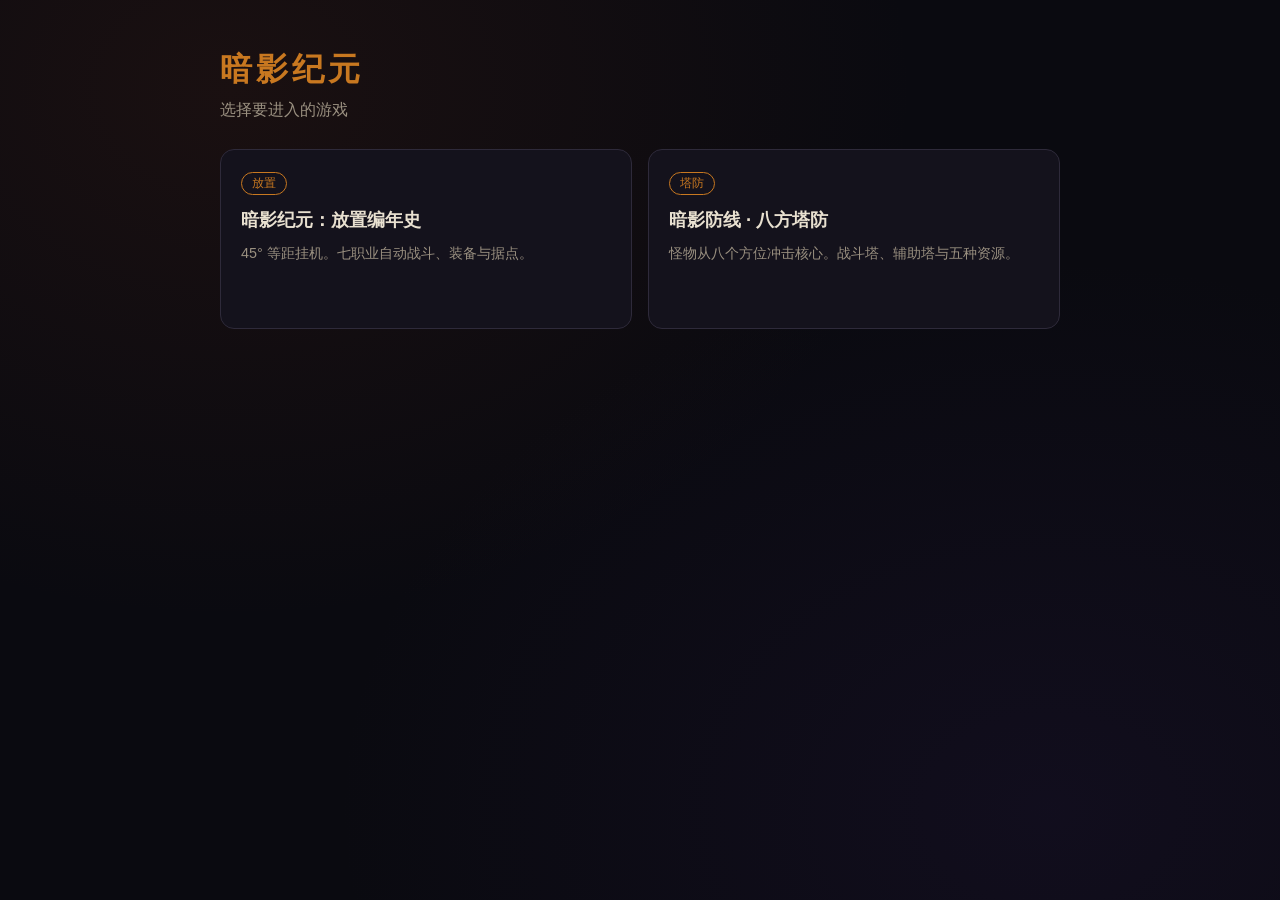
<file: index.html>
<!DOCTYPE html>
<html lang="zh-CN">
<head>
  <meta charset="UTF-8">
  <meta name="viewport" content="width=device-width, initial-scale=1, viewport-fit=cover">
  <meta name="theme-color" content="#0a0a10">
  <title>暗影纪元 · 游戏目录</title>
  <link rel="stylesheet" href="css/style.css">
</head>
<body>
  <div class="hub">
    <header class="hub-head">
      <h1>暗影纪元</h1>
      <p>选择要进入的游戏</p>
    </header>
    <main class="cards">
      <a class="card rpg" href="games/放置/">
        <span class="kind">放置</span>
        <h2>暗影纪元：放置编年史</h2>
        <p>45° 等距挂机。七职业自动战斗、装备与据点。</p>
      </a>
      <a class="card td" href="games/塔防/">
        <span class="kind">塔防</span>
        <h2>暗影防线 · 八方塔防</h2>
        <p>怪物从八个方位冲击核心。战斗塔、辅助塔与五种资源。</p>
      </a>
    </main>
  </div>
</body>
</html>
</file>
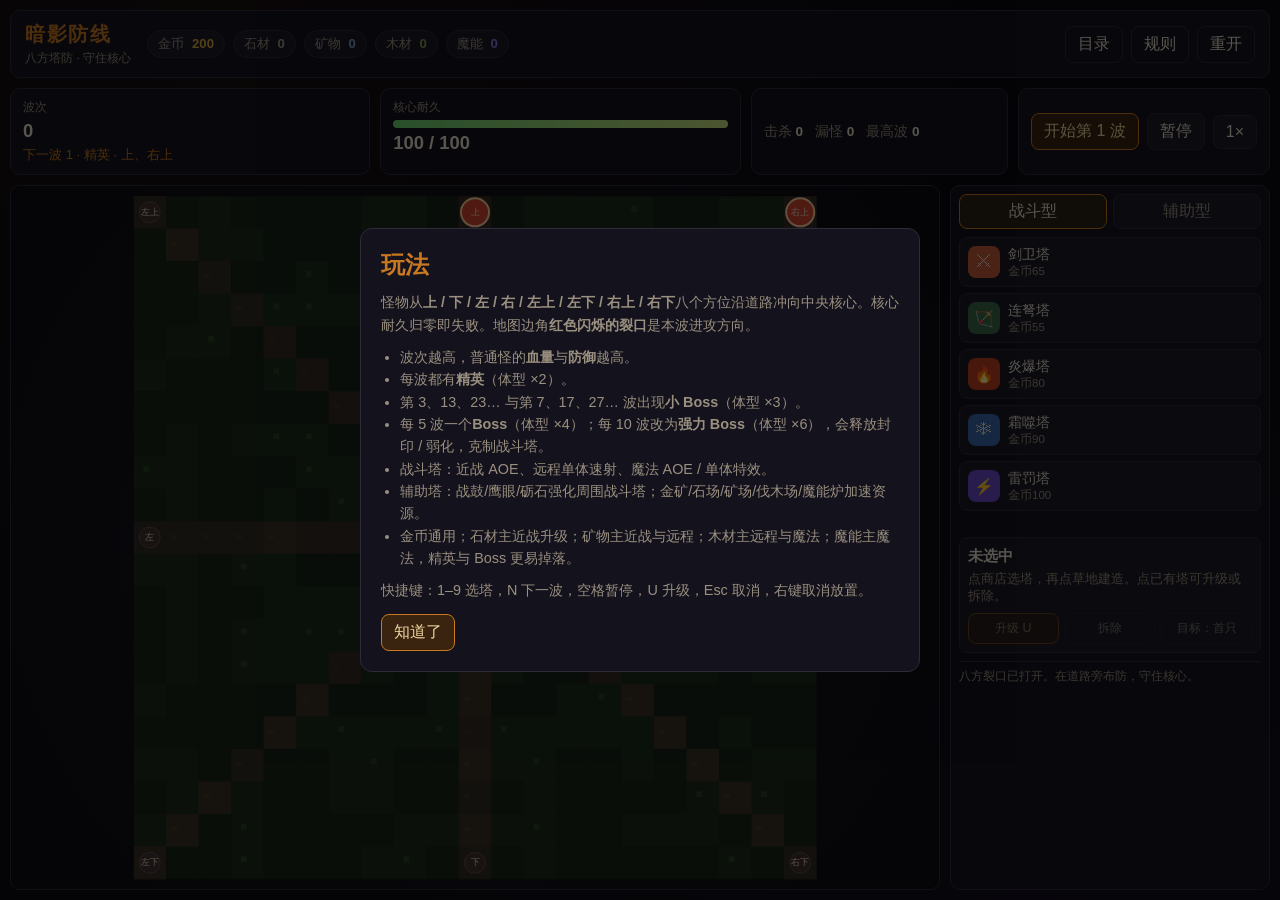
<file: games/塔防/index.html>
<!DOCTYPE html>
<html lang="zh-CN">
<head>
  <meta charset="UTF-8">
  <meta name="viewport" content="width=device-width, initial-scale=1, viewport-fit=cover">
  <meta name="theme-color" content="#0a0a10">
  <title>暗影防线 · 八方塔防</title>
  <link rel="stylesheet" href="css/style.css">
</head>
<body>
  <div class="app">
    <header class="top">
      <div class="brand">
        <h1>暗影防线</h1>
        <span>八方塔防 · 守住核心</span>
      </div>
      <div class="res-bar" aria-label="资源">
        <span class="pill gold">金币 <b id="res-gold">0</b></span>
        <span class="pill stone">石材 <b id="res-stone">0</b></span>
        <span class="pill mineral">矿物 <b id="res-mineral">0</b></span>
        <span class="pill wood">木材 <b id="res-wood">0</b></span>
        <span class="pill mana">魔能 <b id="res-mana">0</b></span>
      </div>
      <div class="top-actions">
        <a href="../../" class="btn ghost">目录</a>
        <button type="button" id="btn-help" class="btn ghost">规则</button>
        <button type="button" id="btn-restart" class="btn ghost">重开</button>
      </div>
    </header>

    <section class="status">
      <div class="stat">
        <span>波次</span>
        <strong id="wave-num">0</strong>
        <em id="wave-next">下一波 1 · 精英 · 2 路</em>
      </div>
      <div class="stat core">
        <span>核心耐久</span>
        <div class="bar"><i id="core-bar"></i></div>
        <strong id="core-hp">100 / 100</strong>
      </div>
      <div class="stat nums">
        <span>击杀 <b id="stat-kills">0</b></span>
        <span>漏怪 <b id="stat-leaked">0</b></span>
        <span>最高波 <b id="stat-best">0</b></span>
      </div>
      <div class="stat controls">
        <button type="button" id="btn-wave" class="btn primary">开始第 1 波</button>
        <button type="button" id="btn-pause" class="btn">暂停</button>
        <button type="button" id="btn-speed" class="btn">1×</button>
        <div id="prepare" class="prepare" hidden></div>
      </div>
    </section>

    <main class="stage">
      <canvas id="field" class="field" width="720" height="720"></canvas>
      <div id="build-hint" class="build-hint" hidden></div>
    </main>

    <aside class="side">
      <div class="shop-tabs">
        <button type="button" class="shop-tab on" data-tab="combat">战斗型</button>
        <button type="button" class="shop-tab" data-tab="support">辅助型</button>
      </div>
      <div id="shop-list" class="shop-list" data-tab="combat">
        <div id="shop-combat" class="shop-pane"></div>
        <div id="shop-support" class="shop-pane"></div>
      </div>
      <div class="detail-wrap">
        <div id="tower-detail" class="detail"></div>
        <div class="detail-actions">
          <button type="button" id="btn-upgrade" class="btn primary" disabled>升级 U</button>
          <button type="button" id="btn-sell" class="btn" disabled>拆除</button>
          <button type="button" id="btn-target" class="btn" disabled>目标：首只</button>
        </div>
      </div>
      <div id="combat-log" class="log" aria-label="战报"></div>
    </aside>
  </div>

  <div id="help-overlay" class="overlay">
    <div class="sheet">
      <h2>玩法</h2>
      <p>怪物从<strong>上 / 下 / 左 / 右 / 左上 / 左下 / 右上 / 右下</strong>八个方位沿道路冲向中央核心。核心耐久归零即失败。地图边角<strong>红色闪烁的裂口</strong>是本波进攻方向。</p>
      <ul>
        <li>波次越高，普通怪的<strong>血量</strong>与<strong>防御</strong>越高。</li>
        <li>每波都有<strong>精英</strong>（体型 ×2）。</li>
        <li>第 3、13、23… 与第 7、17、27… 波出现<strong>小 Boss</strong>（体型 ×3）。</li>
        <li>每 5 波一个<strong>Boss</strong>（体型 ×4）；每 10 波改为<strong>强力 Boss</strong>（体型 ×6），会释放封印 / 弱化，克制战斗塔。</li>
        <li>战斗塔：近战 AOE、远程单体速射、魔法 AOE / 单体特效。</li>
        <li>辅助塔：战鼓/鹰眼/砺石强化周围战斗塔；金矿/石场/矿场/伐木场/魔能炉加速资源。</li>
        <li>金币通用；石材主近战升级；矿物主近战与远程；木材主远程与魔法；魔能主魔法，精英与 Boss 更易掉落。</li>
      </ul>
      <p class="dim">快捷键：1–9 选塔，N 下一波，空格暂停，U 升级，Esc 取消，右键取消放置。</p>
      <button type="button" id="help-close" class="btn primary">知道了</button>
    </div>
  </div>

  <div id="go-overlay" class="overlay">
    <div class="sheet">
      <h2>核心碎裂</h2>
      <p id="go-text"></p>
      <button type="button" id="go-restart" class="btn primary">再守一次</button>
    </div>
  </div>

  <script src="js/data.js"></script>
  <script src="js/game.js"></script>
  <script src="js/render.js"></script>
  <script src="js/ui.js"></script>
  <script src="js/main.js"></script>
</body>
</html>
</file>
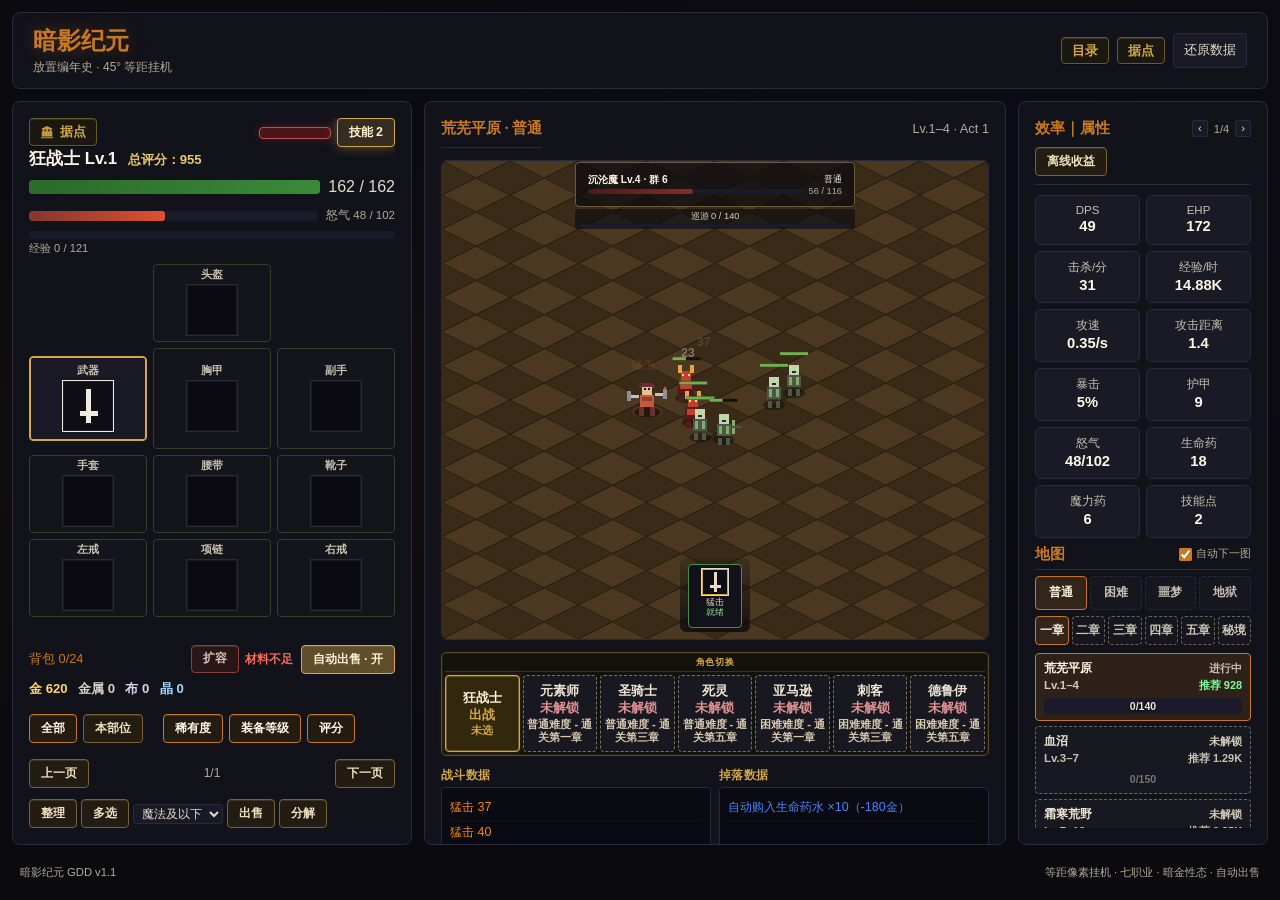
<file: games/放置/index.html>
<!DOCTYPE html>
<html lang="zh-CN">
<head>
  <meta charset="UTF-8">
  <meta name="viewport" content="width=device-width, initial-scale=1, viewport-fit=cover">
  <meta name="theme-color" content="#0a0a0f">
  <meta name="apple-mobile-web-app-capable" content="yes">
  <title>暗影纪元：放置编年史</title>
  <script>
  (function () {
    function detectMobileUi() {
      const w = window.innerWidth || document.documentElement.clientWidth || 0;
      const h = window.innerHeight || document.documentElement.clientHeight || 0;
      const short = Math.min(w, h);
      const coarse = window.matchMedia('(pointer: coarse)').matches;
      const noHover = window.matchMedia('(hover: none)').matches;
      const ua = navigator.userAgent || '';
      const phone = /Android.*Mobile|iPhone|iPod|webOS|BlackBerry|IEMobile|Opera Mini|Mobile/i.test(ua)
        && !/iPad|Tablet/i.test(ua);
      const tablet = /iPad|Tablet|Android(?!.*Mobile)/i.test(ua)
        || (navigator.platform === 'MacIntel' && navigator.maxTouchPoints > 1);
      if (phone) return true;
      if (w <= 900) return true;
      if ((tablet || coarse || noHover) && w < 1100) return true;
      if ((coarse || noHover) && short < 700) return true;
      return false;
    }
    function applyUiMode() {
      const mobile = detectMobileUi();
      document.documentElement.dataset.ui = mobile ? 'mobile' : 'desktop';
    }
    applyUiMode();
    window.__detectMobileUi = detectMobileUi;
    window.__applyUiMode = applyUiMode;
  })();
  </script>
  <link rel="stylesheet" href="css/style.css?v=158">
</head>
<body data-mview="combat">
  <div class="app">
    <header class="header">
      <div class="logo">
        <h1>暗影纪元</h1>
        <span class="subtitle">放置编年史 · 45° 等距挂机</span>
      </div>
      <div class="header-actions">
        <a href="../../" class="btn-head">目录</a>
        <button type="button" id="btn-town-m" class="btn-head mobile-only">据点</button>
        <button type="button" id="btn-reset-save" class="btn btn-danger">还原数据</button>
      </div>
    </header>

    <main class="main-grid">
      <section class="panel hero-panel" id="camp-panel">
        <div class="camp-scroll">
        <div class="camp-head">
          <div>
            <button type="button" id="btn-shop" class="btn-head">
              <svg class="btn-ico" viewBox="0 0 16 16" aria-hidden="true"><path fill="currentColor" d="M1 14h14v1H1zm1-1h12V7H2zm1-6h2V5H3zm4 0h2V5H7zm4 0h2V5h-2zM2 4l6-3 6 3v1H2z"/></svg>
              据点
            </button>
            <div id="hero-name" class="hero-name">狂战士 Lv.1</div>
          </div>
          <div class="camp-head-right">
            <div id="hero-status" class="status dead" hidden></div>
            <button type="button" class="btn-small" id="btn-skills">技能</button>
          </div>
        </div>
        <div class="hp-container">
          <div class="hp-bar-bg"><div id="hero-hp-bar" class="hp-bar hero-hp"></div></div>
          <span id="hero-hp-text">120 / 120</span>
        </div>
        <div class="hp-container res-container">
          <div class="hp-bar-bg"><div id="hero-res-bar" class="hp-bar hero-res"></div></div>
          <span id="hero-res-text">魔法 0 / 100</span>
        </div>
        <div class="exp-container camp-exp">
          <div class="exp-bar-bg"><div id="exp-bar" class="exp-bar"></div></div>
          <span id="exp-text" class="exp-text">经验 0 / 500</span>
          <span id="exp-pen" class="exp-pen" hidden></span>
        </div>
        <div class="camp-mid">
          <div id="equip-slots" class="d2-doll"></div>
        </div>
        <div id="set-preview" class="set-preview"></div>
        <div class="camp-inv-head">
          <div class="camp-inv-title">
            <span>背包 <span id="inv-count">0/24</span></span>
            <div class="bag-expand-wrap">
              <button type="button" class="btn-small" id="btn-bag-expand">扩容</button>
              <span id="bag-expand-hint" class="bag-expand-hint" hidden>材料不足</span>
            </div>
            <div class="autosell-wrap">
              <button type="button" class="btn-small" id="btn-autosell">自动出售</button>
              <div id="autosell-pop" class="autosell-pop" hidden>
                <div class="as-scope">仅当前角色 · 与地图进度分开保存</div>
                <button type="button" class="as-opt as-off" data-as="off">关闭自动处理</button>
                <div class="as-acts">
                  <button type="button" class="as-opt" data-as-act="sell">处理：出售</button>
                  <button type="button" class="as-opt" data-as-act="salvage">处理：分解</button>
                </div>
                <div id="autosell-opts" class="as-opts"></div>
                <label class="as-ilvl">装备等级 ≥
                  <input id="as-ilvl" type="number" min="0" max="99" step="1" value="0">
                  不处理（0=不限）
                </label>
                <label class="as-keep"><input type="checkbox" id="as-better"> 留更高DPS</label>
              </div>
            </div>
          </div>
          <div class="res-strip">
            <span class="res gold">金 <span id="gold-amount">0</span></span>
            <span class="res mat-metal">金属 <span id="mat-metal">0</span></span>
            <span class="res mat-cloth">布 <span id="mat-cloth">0</span></span>
            <span class="res mat-crystal">晶 <span id="mat-crystal">0</span></span>
          </div>
        </div>
        <div id="camp-inv-filters" class="inv-filters"></div>
        <div id="inv-bulk-bar" class="bulk-bar" hidden></div>
        <div class="inv-pager">
          <button type="button" class="btn-small" id="inv-prev">上一页</button>
          <span id="inv-page-label">1/1</span>
          <button type="button" class="btn-small" id="inv-next">下一页</button>
        </div>
        <div id="camp-inv" class="inv-grid"></div>
        </div>
        <div class="camp-inv-tools">
          <button type="button" class="btn-small" id="btn-sort">整理</button>
          <button type="button" class="btn-small" id="btn-inv-multi">多选</button>
          <select id="junk-q" class="sel-inline" title="装备筛选"></select>
          <button type="button" class="btn-small" id="btn-sell-junk">出售</button>
          <button type="button" class="btn-small" id="btn-salvage-junk">分解</button>
        </div>
      </section>

      <section class="panel combat-panel">
        <div class="map-info">
          <h2 id="current-map-name">荒芜平原</h2>
          <span id="map-level-range" class="map-level">怪物 Lv.1–6</span>
        </div>
        <div class="combat-stage">
          <canvas id="iso-canvas" class="iso-canvas" width="720" height="420"></canvas>
          <div class="combat-hud">
            <div class="monster-display compact">
              <div class="monster-title-row">
                <div id="monster-name" class="monster-name">搜寻目标…</div>
                <span id="monster-kind" class="monster-kind"></span>
              </div>
              <div class="hp-container">
                <div class="hp-bar-bg"><div id="monster-hp-bar" class="hp-bar monster-hp"></div></div>
                <span id="monster-hp-text">—</span>
              </div>
              <div id="boss-winrate" class="boss-winrate" style="display:none"></div>
            </div>
            <div id="kill-counter" class="kill-counter">击杀 0 / 80</div>
          </div>
          <div id="combat-buffs" class="combat-buffs"></div>
          <div id="combat-skills" class="combat-skills" aria-label="主动技能"></div>
          <div id="death-overlay" class="death-overlay" hidden>
            <div class="death-title">已倒下</div>
            <div class="death-count" id="death-count">8.0</div>
            <div class="death-sub">秒后复活</div>
          </div>
        </div>
        <div class="char-switch">
          <div class="char-switch-label">角色切换</div>
          <div id="char-tabs" class="char-tabs" role="tablist" aria-label="切换角色"></div>
        </div>
        <div class="combat-logs">
          <div class="combat-log-pane">
            <div class="combat-log-title">战斗数据</div>
            <div id="combat-log" class="combat-log" aria-label="战斗数据"></div>
          </div>
          <div class="combat-log-pane">
            <div class="combat-log-title">掉落数据</div>
            <div id="loot-log" class="combat-log" aria-label="掉落数据"></div>
          </div>
        </div>
      </section>

      <section class="panel stats-panel">
        <div class="stats-head">
          <h2 id="attr-page-title">效率｜属性</h2>
          <span class="attr-pager">
            <button type="button" class="btn-tiny" id="attr-prev">‹</button>
            <span id="attr-page-label">1/4</span>
            <button type="button" class="btn-tiny" id="attr-next">›</button>
          </span>
          <button type="button" id="btn-offline" class="btn-small btn-offline">离线收益</button>
        </div>
        <div id="camp-attrs" class="camp-attrs"></div>
        <h2 class="map-head">地图
          <label class="map-auto"><input type="checkbox" id="chk-auto-next-map"> 自动下一图</label>
        </h2>
        <div id="map-select" class="map-select">
          <div id="diff-select" class="diff-select"></div>
          <div id="map-acts" class="map-acts"></div>
          <div id="map-list" class="map-list"></div>
        </div>
      </section>
    </main>

    <footer class="footer">
      <span>暗影纪元 GDD v1.1</span>
      <span>等距像素挂机 · 七职业 · 暗金性态 · 自动出售</span>
    </footer>
  </div>

  <nav id="mobile-nav" class="mobile-nav" aria-label="手机导航">
    <button type="button" data-mview="combat" class="on">战场</button>
    <button type="button" data-mview="camp">营地</button>
    <button type="button" data-mview="maps">地图</button>
  </nav>

  <div id="town-overlay" class="town-overlay">
    <div class="town-sheet">
      <nav id="town-nav" class="town-map" aria-label="据点地图"></nav>
      <div class="town-main">
        <div class="town-head">
          <div>
            <h2 id="town-title">荒村据点</h2>
            <p class="hint">出征未暂停。点地图建筑办理。</p>
          </div>
          <button type="button" class="btn btn-town-leave" id="town-close">返回出征</button>
        </div>
        <div id="town-room" class="town-room"></div>
      </div>
    </div>
  </div>

  <div id="item-tip" class="item-tip" hidden></div>
  <div id="build-pop" class="autosell-pop build-pop" hidden></div>

  <div id="modal" class="modal">
    <div class="modal-overlay"></div>
    <div class="modal-content">
      <h2 id="modal-title"></h2>
      <div id="modal-body"></div>
      <button class="modal-close" onclick="document.getElementById('modal').classList.remove('open')">✕</button>
    </div>
  </div>

  <script src="js/data.js?v=158"></script>
  <script src="js/catalog.js?v=158"></script>
  <script src="js/combat.js?v=158"></script>
  <script src="js/iso.js?v=158"></script>
  <script src="js/game.js?v=158"></script>
  <script src="js/ui.js?v=158"></script>
  <script src="js/main.js?v=158"></script>
</body>
</html>
</file>
<file: css/style.css>
:root {
  --bg: #0a0a10;
  --panel: #14121c;
  --line: #2e2a3a;
  --text: #e8e0d0;
  --dim: #9a9080;
  --accent: #c87820;
}
* { box-sizing: border-box; margin: 0; padding: 0; }
html, body { height: 100%; }
body {
  font-family: "Segoe UI", "PingFang SC", "Noto Sans SC", "Microsoft YaHei", sans-serif;
  color: var(--text);
  background:
    radial-gradient(ellipse at 18% 10%, rgba(90, 40, 20, 0.2), transparent 46%),
    radial-gradient(ellipse at 82% 90%, rgba(50, 30, 90, 0.18), transparent 48%),
    var(--bg);
}
.hub {
  min-height: 100%;
  max-width: 880px;
  margin: 0 auto;
  padding: 48px 20px 64px;
  display: flex;
  flex-direction: column;
  gap: 28px;
}
.hub-head h1 {
  font-size: 2rem;
  color: var(--accent);
  letter-spacing: 0.12em;
}
.hub-head p { color: var(--dim); margin-top: 8px; }
.cards {
  display: grid;
  grid-template-columns: 1fr 1fr;
  gap: 16px;
}
.card {
  display: block;
  text-decoration: none;
  color: inherit;
  background: var(--panel);
  border: 1px solid var(--line);
  border-radius: 14px;
  padding: 22px 20px;
  min-height: 180px;
  transition: border-color 0.15s, transform 0.15s;
}
.card:hover {
  border-color: var(--accent);
  transform: translateY(-2px);
}
.kind {
  display: inline-block;
  font-size: 0.75rem;
  color: var(--accent);
  border: 1px solid var(--accent);
  border-radius: 999px;
  padding: 2px 10px;
  margin-bottom: 12px;
}
.card h2 { font-size: 1.15rem; margin-bottom: 10px; }
.card p { color: var(--dim); font-size: 0.9rem; line-height: 1.55; }
@media (max-width: 720px) {
  .cards { grid-template-columns: 1fr; }
}
</file>
<file: games/塔防/css/style.css>
:root {
  --bg: #0a0a10;
  --panel: #14121c;
  --panel-2: #1c1a26;
  --line: #2e2a3a;
  --text: #e8e0d0;
  --dim: #9a9080;
  --accent: #c87820;
  --gold: #d4a843;
  --stone: #9a968c;
  --mineral: #7aa0c4;
  --wood: #7a9a4a;
  --mana: #8a74e0;
  --danger: #c05050;
}

* { box-sizing: border-box; margin: 0; padding: 0; }
html, body { height: 100%; }
body {
  font-family: "Segoe UI", "PingFang SC", "Noto Sans SC", "Microsoft YaHei", sans-serif;
  background:
    radial-gradient(ellipse at 20% 0%, rgba(90, 40, 20, 0.18), transparent 50%),
    radial-gradient(ellipse at 80% 100%, rgba(60, 30, 90, 0.16), transparent 50%),
    var(--bg);
  color: var(--text);
}
button { font: inherit; cursor: pointer; }
.app {
  height: 100%;
  display: grid;
  grid-template-columns: 1fr 320px;
  grid-template-rows: auto auto 1fr;
  gap: 10px;
  padding: 10px;
  max-width: 1400px;
  margin: 0 auto;
}
.top {
  grid-column: 1 / -1;
  display: flex;
  align-items: center;
  gap: 16px;
  background: var(--panel);
  border: 1px solid var(--line);
  border-radius: 10px;
  padding: 10px 14px;
}
.brand h1 {
  font-size: 1.25rem;
  color: var(--accent);
  letter-spacing: 0.08em;
}
.brand span { color: var(--dim); font-size: 0.78rem; }
.res-bar { display: flex; flex-wrap: wrap; gap: 8px; flex: 1; }
.pill {
  background: var(--panel-2);
  border: 1px solid var(--line);
  border-radius: 999px;
  padding: 4px 10px;
  font-size: 0.82rem;
  color: var(--dim);
}
.pill b { color: var(--text); margin-left: 4px; }
.pill.gold b { color: var(--gold); }
.pill.stone b { color: var(--stone); }
.pill.mineral b { color: var(--mineral); }
.pill.wood b { color: var(--wood); }
.pill.mana b { color: var(--mana); }
.top-actions { display: flex; gap: 8px; }
.status {
  grid-column: 1 / -1;
  display: grid;
  grid-template-columns: 1.4fr 1.4fr 1fr auto;
  gap: 10px;
}
.stat {
  background: var(--panel);
  border: 1px solid var(--line);
  border-radius: 10px;
  padding: 10px 12px;
  display: flex;
  flex-direction: column;
  gap: 4px;
  min-width: 0;
}
.stat > span { color: var(--dim); font-size: 0.75rem; }
.stat strong { font-size: 1.15rem; }
.stat em { color: var(--accent); font-style: normal; font-size: 0.82rem; }
.stat.nums { flex-direction: row; flex-wrap: wrap; align-items: center; gap: 12px; }
.stat.nums span { color: var(--dim); font-size: 0.85rem; }
.stat.nums b { color: var(--text); }
.bar {
  height: 8px;
  background: #2a1820;
  border-radius: 99px;
  overflow: hidden;
}
.bar i {
  display: block;
  height: 100%;
  width: 100%;
  background: linear-gradient(90deg, #6ad070, #c8e080);
}
.stat.controls { flex-direction: row; flex-wrap: wrap; align-items: center; gap: 8px; }
.prepare { width: 100%; color: var(--gold); font-size: 0.78rem; }
.btn {
  background: var(--panel-2);
  color: var(--text);
  border: 1px solid var(--line);
  border-radius: 8px;
  padding: 7px 12px;
  text-decoration: none;
  display: inline-block;
}
.btn:hover { border-color: var(--accent); }
.btn:disabled { opacity: 0.45; cursor: default; }
.btn.primary { background: #3a2410; border-color: var(--accent); color: #f0d8a0; }
.btn.ghost { background: transparent; }
.stage {
  position: relative;
  background: var(--panel);
  border: 1px solid var(--line);
  border-radius: 10px;
  min-height: 0;
  overflow: hidden;
}
.field {
  width: 100%;
  height: 100%;
  display: block;
  cursor: crosshair;
  touch-action: none;
}
.build-hint {
  position: absolute;
  left: 12px;
  bottom: 12px;
  background: rgba(10, 8, 16, 0.82);
  border: 1px solid var(--line);
  border-radius: 8px;
  padding: 6px 10px;
  font-size: 0.8rem;
  max-width: 70%;
}
.side {
  display: flex;
  flex-direction: column;
  gap: 8px;
  min-height: 0;
  background: var(--panel);
  border: 1px solid var(--line);
  border-radius: 10px;
  padding: 8px;
}
.shop-tabs { display: flex; gap: 6px; }
.shop-tab {
  flex: 1;
  background: var(--panel-2);
  color: var(--dim);
  border: 1px solid var(--line);
  border-radius: 8px;
  padding: 6px;
}
.shop-tab.on { color: var(--text); border-color: var(--accent); background: #2a2014; }
.shop-list { overflow: auto; flex: 1.1; min-height: 120px; }
.shop-list[data-tab="combat"] #shop-support,
.shop-list[data-tab="support"] #shop-combat { display: none; }
.shop-pane { display: flex; flex-direction: column; gap: 6px; }
.shop-card {
  display: flex;
  gap: 8px;
  align-items: center;
  text-align: left;
  background: var(--panel-2);
  border: 1px solid var(--line);
  border-radius: 8px;
  padding: 7px 8px;
  color: var(--text);
}
.shop-card.on { border-color: var(--accent); box-shadow: 0 0 0 1px var(--accent) inset; }
.shop-card.no { opacity: 0.5; }
.sc-icon {
  width: 32px;
  height: 32px;
  border-radius: 8px;
  display: grid;
  place-items: center;
  background: var(--c, #333);
  flex: 0 0 auto;
}
.sc-body { display: flex; flex-direction: column; min-width: 0; }
.sc-name { font-size: 0.9rem; }
.sc-cost { color: var(--dim); font-size: 0.72rem; }
.detail-wrap { background: var(--panel-2); border: 1px solid var(--line); border-radius: 8px; padding: 8px; }
.detail h3 { font-size: 0.95rem; margin-bottom: 4px; }
.detail p { font-size: 0.8rem; color: var(--dim); margin: 3px 0; }
.detail .tags { color: var(--accent); }
.detail .warn { color: #e08090; }
.detail dl { display: grid; grid-template-columns: repeat(3, 1fr); gap: 6px; margin: 8px 0; }
.detail dt { color: var(--dim); font-size: 0.7rem; }
.detail dd { font-size: 0.9rem; }
.detail-actions { display: flex; gap: 6px; flex-wrap: wrap; margin-top: 8px; }
.detail-actions .btn { flex: 1; font-size: 0.78rem; padding: 6px; }
.log {
  flex: 0.8;
  overflow: auto;
  font-size: 0.75rem;
  color: var(--dim);
  line-height: 1.45;
  min-height: 80px;
  border-top: 1px solid var(--line);
  padding-top: 6px;
}
.overlay {
  position: fixed;
  inset: 0;
  background: rgba(0, 0, 0, 0.62);
  display: none;
  place-items: center;
  z-index: 20;
  padding: 20px;
}
.overlay.open { display: grid; }
.sheet {
  background: var(--panel);
  border: 1px solid var(--line);
  border-radius: 12px;
  padding: 20px;
  max-width: 560px;
  width: 100%;
}
.sheet h2 { color: var(--accent); margin-bottom: 10px; }
.sheet p, .sheet li { color: var(--dim); font-size: 0.9rem; line-height: 1.55; }
.sheet ul { padding-left: 1.2em; margin: 10px 0; }
.sheet .btn { margin-top: 12px; }
.dim { color: var(--dim); }

@media (max-width: 980px) {
  .app {
    grid-template-columns: 1fr;
    grid-template-rows: auto auto minmax(360px, 1fr) auto;
    height: auto;
    min-height: 100%;
  }
  .status { grid-template-columns: 1fr 1fr; }
  .side { max-height: none; }
  .stage { height: min(72vw, 560px); }
}
</file>
<file: games/放置/css/style.css>
:root {
  --bg-dark: #0a0a0f;
  --bg-panel: #12121a;
  --bg-panel-light: #1a1a26;
  --border: #2a2a3a;
  --border-glow: #4a3a2a;
  --text: #e4dcc8;
  --text-dim: #b4aa98;
  --text-bright: #fff6e4;
  --gold: #d4a843;
  --hp-green: #3a8a3a;
  --hp-red: #8a2a2a;
  --hp-monster: #6a2020;
  --accent: #c87820;
  --accent-glow: rgba(200, 120, 32, 0.3);
  --magic-blue: #4488ff;
  --rare-yellow: #fff06a;
  --unique-gold: #c8aa6e;
  --set-green: #00cc44;
  --legendary-orange: #ff8800;
}

* { margin: 0; padding: 0; box-sizing: border-box; }
html { -webkit-text-size-adjust: 100%; }
button, .map-btn, .inv-cell, .doll-cell, .csk, .act-tab, .town-pin {
  touch-action: manipulation;
}
.mobile-only { display: none; }
.mobile-nav { display: none; }
.header-actions { display: flex; align-items: center; gap: 8px; flex-shrink: 0; }

body {
  font-family: 'Noto Sans SC', sans-serif;
  background: var(--bg-dark);
  color: var(--text);
  min-height: 100vh;
  background-image:
    radial-gradient(ellipse at 20% 50%, rgba(80, 40, 10, 0.15) 0%, transparent 50%),
    radial-gradient(ellipse at 80% 20%, rgba(40, 20, 60, 0.1) 0%, transparent 50%);
}

.app {
  max-width: 1400px;
  margin: 0 auto;
  padding: 12px;
  height: 100vh;
  max-height: 100vh;
  min-height: 0;
  overflow: hidden;
  display: flex;
  flex-direction: column;
}

/* Header */
.header {
  display: flex;
  justify-content: space-between;
  align-items: center;
  padding: 12px 20px;
  background: var(--bg-panel);
  border: 1px solid var(--border);
  border-radius: 8px;
  margin-bottom: 12px;
  gap: 12px;
  flex: 0 0 auto;
}
.btn-danger {
  background: #3a1818;
  border-color: #8a3030;
  color: #e8b0b0;
  font-size: 0.75rem;
  padding: 6px 10px;
}

.logo h1 {
  font-family: 'Cinzel', serif;
  font-size: 1.5rem;
  color: var(--accent);
  text-shadow: 0 0 20px var(--accent-glow);
}

.logo .subtitle {
  font-size: 0.75rem;
  color: var(--text-dim);
}

.hero-name {
  font-weight: 700;
  color: var(--text-bright);
  font-size: 1.05rem;
  margin-top: 2px;
  line-height: 1.35;
}
.hero-score {
  display: inline-block;
  margin-left: 6px;
  font-size: 0.82rem;
  font-weight: 700;
  color: #e8c86a;
}
.hero-down-tag {
  display: inline-block;
  margin-left: 6px;
  padding: 1px 6px;
  border-radius: 3px;
  font-size: 0.72rem;
  font-weight: 800;
  color: #ffd0d0;
  background: rgba(140, 28, 28, 0.7);
  border: 1px solid #c05050;
  letter-spacing: 0.06em;
}

.exp-container, .camp-exp {
  display: flex;
  flex-direction: column;
  gap: 2px;
  min-width: 0;
}

.exp-bar-bg {
  height: 8px;
  background: #1a1a2a;
  border-radius: 4px;
  overflow: hidden;
}

.exp-bar {
  height: 100%;
  background: linear-gradient(90deg, #6a4a10, var(--gold));
  border-radius: 4px;
  transition: width 0.3s;
  width: 0%;
}

.exp-text { font-size: 0.7rem; color: var(--text-dim); }
.exp-pen {
  font-size: 0.68rem;
  font-weight: 700;
  color: #ff8a5a;
}
.exp-pen.high { color: #ffb040; }
.exp-pen.low { color: #ff6a5a; }

.gold {
  color: var(--gold);
  font-weight: 700;
  font-size: 1rem;
}
.gold.dim { color: var(--text-dim); font-weight: 500; }

/* Main Grid */
/* Layout lock: do not change panel/column/stage sizes or positions unless explicitly requested. */
.main-grid {
  display: grid;
  grid-template-columns: 400px 1fr 250px;
  gap: 12px;
  flex: 1;
  min-height: 0;
  overflow: hidden;
}

.panel {
  background: var(--bg-panel);
  border: 1px solid var(--border);
  border-radius: 8px;
  padding: 16px;
  display: flex;
  flex-direction: column;
  gap: 12px;
}

.panel h2 {
  font-family: 'Cinzel', serif;
  font-size: 0.95rem;
  color: var(--accent);
  border-bottom: 1px solid var(--border);
  padding-bottom: 8px;
}

/* Hero Panel */
.hero-panel {
  min-height: 0;
  overflow: hidden;
  gap: 8px;
}
.camp-scroll {
  flex: 1 1 auto;
  min-height: 0;
  overflow-x: hidden;
  overflow-y: auto;
  display: flex;
  flex-direction: column;
  gap: 8px;
}

.camp-head {
  display: flex;
  justify-content: space-between;
  align-items: flex-start;
  gap: 8px;
}

.camp-head-right {
  display: flex;
  align-items: center;
  gap: 6px;
  flex-shrink: 0;
}
.btn-head {
  display: inline-flex;
  align-items: center;
  gap: 6px;
  background: #1a1810;
  border: 1px solid #6a5a28;
  color: var(--gold);
  font-size: 0.82rem;
  font-weight: 700;
  padding: 5px 10px;
  border-radius: 4px;
  cursor: pointer;
  line-height: 1.2;
  text-decoration: none;
  box-shadow: inset 0 1px 0 rgba(255, 220, 140, 0.12), 0 1px 0 #0a0a08;
}
.btn-head:hover {
  border-color: var(--gold);
  background: #2a2414;
  color: #fff4d0;
}
.btn-head .btn-ico {
  width: 14px;
  height: 14px;
  flex-shrink: 0;
  opacity: 0.9;
}
.stats-head {
  display: flex;
  justify-content: space-between;
  align-items: center;
  flex-wrap: wrap;
  gap: 8px;
  border-bottom: 1px solid var(--border);
  padding-bottom: 8px;
  margin-bottom: 4px;
}
.stats-head h2 { margin: 0; border-bottom: none; padding-bottom: 0; }
.stats-head .attr-pager { margin-left: auto; }
.stats-panel {
  min-height: 0;
  overflow: hidden;
  gap: 6px;
}
.stats-panel .camp-attrs {
  flex: 0 0 auto;
  min-height: 0;
  overflow: visible;
}
.stats-panel .map-head {
  margin: 0;
  padding-bottom: 4px;
  display: flex;
  align-items: center;
  justify-content: space-between;
  gap: 8px;
}
.map-auto {
  display: flex;
  align-items: center;
  gap: 4px;
  font-size: 0.68rem;
  font-weight: 500;
  color: var(--text-dim);
  cursor: pointer;
  white-space: nowrap;
}
.map-auto input { accent-color: var(--accent); }
.stats-panel .map-select {
  display: flex;
  flex-direction: column;
  flex: 1 1 auto;
  min-height: 0;
  margin-top: 0;
  overflow: hidden;
}

.camp-meta {
  display: flex;
  justify-content: space-between;
  gap: 8px;
  font-size: 0.9rem;
}

.camp-inv-head {
  display: flex;
  flex-direction: column;
  align-items: stretch;
  gap: 6px;
  color: var(--accent);
  font-size: 0.8rem;
  min-width: 0;
}
.camp-inv-title {
  display: flex;
  align-items: center;
  flex-wrap: wrap;
  gap: 8px;
  min-width: 0;
}
.camp-inv-title > span {
  flex: 0 0 auto;
  white-space: nowrap;
}
.bag-expand-wrap {
  display: flex;
  align-items: center;
  gap: 6px;
  margin-left: auto;
  flex: 0 0 auto;
}
#btn-bag-expand {
  margin-left: 0;
  max-width: none;
  white-space: nowrap;
  text-align: center;
  line-height: 1.25;
}
.bag-expand-hint {
  color: #ff6a5a;
  font-size: 0.72rem;
  font-weight: 700;
  white-space: nowrap;
}
.autosell-wrap { position: relative; flex-shrink: 0; }
.res-strip {
  display: flex;
  flex-wrap: wrap;
  align-items: baseline;
  gap: 0.55em 0.8em;
  min-width: 0;
  width: 100%;
  overflow: visible;
  font-size: 0.82rem;
  font-weight: 700;
  font-variant-numeric: tabular-nums;
  color: var(--text-bright);
}
.res-strip .res {
  white-space: nowrap;
  flex: 0 1 auto;
  color: #efe6d2;
}
.res-strip .res.gold {
  color: #ffd56a;
  font-weight: 800;
  font-size: 1em;
}
.res-strip .res.mat-metal { color: #d8d0c4; }
.res-strip .res.mat-cloth { color: #e0d0f0; }
.res-strip .res.mat-crystal { color: #9ed8ff; }

.camp-inv-tools {
  display: flex;
  gap: 4px;
  flex-wrap: wrap;
  align-items: center;
  flex: 0 0 auto;
  margin-top: 0;
}
.sel-inline {
  background: var(--bg-panel-light);
  color: var(--text);
  border: 1px solid var(--border);
  border-radius: 3px;
  padding: 2px 4px;
  font-size: 0.72rem;
}

.camp-inv {
  flex: 1;
  min-height: 110px;
  overflow-y: auto;
  background: #0a0a12;
  border: 1px solid var(--border);
  border-radius: 4px;
}

.camp-inv-row {
  display: flex;
  align-items: center;
  gap: 6px;
  padding: 5px 8px;
  border-bottom: 1px solid rgba(255,255,255,0.04);
  cursor: pointer;
  font-size: 0.75rem;
}

.camp-inv-row:hover { background: rgba(200, 120, 32, 0.08); }
.camp-inv-row.sel { background: rgba(200, 120, 32, 0.18); }
.camp-inv-row .grow { flex: 1; min-width: 0; overflow: hidden; text-overflow: ellipsis; white-space: nowrap; }

.camp-mid {
  display: flex;
  flex-direction: row;
  align-items: flex-start;
  justify-content: flex-start;
  gap: 10px;
  min-height: 0;
  flex: 0 0 auto;
}

.char-switch {
  display: flex;
  flex-direction: column;
  flex: 1 1 auto;
  min-width: 112px;
  background: #14120c;
  border: 1px solid #5a4a28;
  border-radius: 5px;
  padding: 6px 5px 5px;
  box-shadow: inset 0 0 0 1px rgba(212, 168, 67, 0.08);
}
.char-switch-label {
  font-size: 0.68rem;
  font-weight: 700;
  letter-spacing: 0.08em;
  color: var(--gold);
  text-align: center;
  margin-bottom: 5px;
  padding-bottom: 4px;
  border-bottom: 1px solid #3a3420;
}
.combat-panel .char-switch {
  flex: 0 0 auto;
  min-width: 0;
  width: 100%;
  padding: 3px 3px 3px;
}
.combat-panel .char-switch-label {
  font-size: 0.58rem;
  margin-bottom: 3px;
  padding-bottom: 2px;
}
.combat-panel .char-tabs {
  display: grid;
  grid-template-columns: repeat(7, minmax(0, 1fr));
  gap: 3px;
  overflow: visible;
  max-height: none;
}
.combat-panel .char-tab {
  min-height: 72px;
  min-width: 0;
  padding: 7px 3px 6px;
  font-size: 0.78rem;
  gap: 2px;
  border-radius: 4px;
}
.combat-panel .char-tab-line,
.combat-panel .char-tab-state,
.combat-panel .char-tab-lock {
  font-size: 0.8rem;
  line-height: 1.2;
}
.combat-panel .char-tab-build,
.combat-panel .char-tab-need {
  font-size: 0.7rem;
  font-weight: 700;
  line-height: 1.2;
  white-space: normal;
}
.combat-panel .char-tab.down {
  border-color: #8a3030;
  background: #1a1010;
}
.combat-panel .char-tab-state.down {
  color: #ff8a8a;
  font-weight: 800;
}
.char-tabs {
  display: flex;
  flex-direction: column;
  gap: 4px;
  flex: 1 1 auto;
  min-height: 0;
  overflow-y: auto;
}
.char-tab > * { pointer-events: none; }
.char-tab {
  position: relative;
  display: flex;
  flex-direction: column;
  align-items: center;
  justify-content: center;
  gap: 2px;
  width: 100%;
  text-align: center !important;
  background: #1e1a12;
  border: 1px solid #6a5a30;
  color: #e8dcc0;
  font-size: 0.78rem;
  font-weight: 700;
  padding: 6px 6px 5px;
  border-radius: 4px;
  cursor: pointer;
  line-height: 1.2;
  box-shadow: inset 0 1px 0 rgba(255, 220, 140, 0.08);
  touch-action: manipulation;
  min-height: 52px;
}
.char-tab-line {
  display: block;
  color: #fff4d8;
  width: 100%;
  text-align: center;
  white-space: nowrap;
  overflow: hidden;
  text-overflow: ellipsis;
}
.char-tab-build {
  display: block;
  font-size: 0.88rem;
  font-weight: 800;
  color: #ffe08a;
  line-height: 1.25;
  width: 100%;
  text-align: center;
  overflow: hidden;
  text-overflow: ellipsis;
  white-space: nowrap;
}
.char-tab.on .char-tab-build { color: var(--gold); }
.char-tab-state {
  font-size: inherit;
  font-weight: 700;
  color: #9aaa70;
}
.char-tab.on .char-tab-state { color: var(--gold); }
.char-tab.char-new {
  border-color: #e05050;
  box-shadow: 0 0 10px rgba(224, 48, 48, 0.5);
}
.char-tab-dot {
  position: absolute;
  top: 3px;
  right: 4px;
  width: 8px;
  height: 8px;
  border-radius: 50%;
  background: #ff3b3b;
  box-shadow: 0 0 6px #ff4444;
}
.char-tab-lock {
  font-size: inherit;
  font-weight: 700;
  color: #e09090;
}
.char-tab-need {
  display: block;
  font-size: 0.72rem;
  font-weight: 600;
  color: #d8c8b0;
  line-height: 1.25;
  width: 100%;
  text-align: center;
  white-space: nowrap;
  overflow: hidden;
  text-overflow: ellipsis;
}
.char-tab:hover:not(.locked) {
  border-color: var(--gold);
  color: #fff4d0;
  background: #2a2414;
}
.char-tab.on {
  border-color: var(--gold);
  color: var(--gold);
  background: #32280e;
  box-shadow: inset 0 0 0 1px rgba(212, 168, 67, 0.35), 0 0 8px rgba(212, 168, 67, 0.18);
}
.char-tab.open:not(.on) {
  background: #1c2210;
  border-color: #5a7040;
  color: #d8e8b8;
}
.char-tab.locked {
  opacity: 1;
  cursor: pointer;
  font-weight: 600;
  background: #181820;
  border: 1px dashed #7a7068;
  color: #d0c8bc;
  box-shadow: none;
}
.char-tab.locked .char-tab-line { color: #efe6d4; }

.camp-skills-wrap {
  display: flex;
  flex-direction: column;
  min-height: 0;
  background: #0e0e14;
  border: 1px solid var(--border);
  border-radius: 4px;
  padding: 6px;
}

.camp-skills-head {
  font-size: 0.75rem;
  color: var(--gold);
  margin-bottom: 4px;
  display: flex;
  justify-content: space-between;
  align-items: center;
  gap: 6px;
}

.camp-attrs {
  overflow-y: auto;
  flex: 1;
  min-height: 160px;
  display: flex;
  flex-direction: column;
  gap: 3px;
}
.eff-strip {
  display: grid;
  grid-template-columns: 1fr 1fr;
  gap: 6px;
  flex-shrink: 0;
}
.camp-attrs .eff-strip { flex: 0 0 auto; }
.eff-item {
  display: flex;
  flex-direction: column;
  align-items: center;
  justify-content: center;
  gap: 2px;
  background: var(--bg-panel-light);
  border: 1px solid var(--border);
  border-radius: 6px;
  padding: 8px 6px;
  font-size: 0.72rem;
  color: #c8bfae;
  text-align: center;
}
.eff-item span:last-child {
  color: var(--text-bright);
  font-weight: 700;
  font-size: 0.92rem;
  font-variant-numeric: tabular-nums;
  line-height: 1.2;
  min-height: 1.2em;
  white-space: nowrap;
}
.attr-row {
  display: flex;
  justify-content: space-between;
  gap: 8px;
  font-size: 0.75rem;
  line-height: 1.45;
  color: #e8e0d0;
  border-bottom: 1px solid rgba(255,255,255,0.04);
  padding: 1px 0;
  min-height: 1.45em;
}
.attr-val {
  color: #fff4d8;
  font-weight: 600;
  font-variant-numeric: tabular-nums;
  text-align: right;
  min-width: 4.5em;
  flex: 0 0 auto;
}
.attr-pager { display: flex; align-items: center; gap: 6px; font-size: 0.7rem; color: var(--text-dim); }

.skill-icon-grid {
  display: grid;
  grid-template-columns: repeat(5, minmax(0, 1fr));
  gap: 8px;
}
.skill-icon-cell {
  background: #12121a;
  border: 1px solid #2e2e26;
  padding: 6px 4px 4px;
  cursor: pointer;
  display: flex;
  flex-direction: column;
  align-items: center;
  gap: 4px;
  position: relative;
}
.skill-add {
  position: absolute;
  top: 2px;
  right: 2px;
  z-index: 2;
  width: 20px;
  height: 20px;
  padding: 0;
  border: 1px solid var(--gold);
  background: rgba(212, 168, 67, 0.25);
  color: #fff4d0;
  font-weight: 700;
  cursor: pointer;
  border-radius: 2px;
  line-height: 18px;
}
.skill-add:hover { background: rgba(212, 168, 67, 0.5); }
.skill-use {
  width: 100%;
  margin-top: 2px;
  font-size: 0.58rem;
  padding: 2px 0;
  border-radius: 2px;
  cursor: pointer;
  border: 1px solid #4a4a38;
  background: #1a1a14;
  color: #c8c0a8;
}
.skill-use.on { border-color: #4a8a4a; color: #8ed48e; background: rgba(58, 138, 58, 0.18); }
.skill-use.off { border-color: #8a4040; color: #d08080; background: rgba(138, 42, 42, 0.18); }
.skill-icon-cell.skill-off { opacity: 0.62; }
.skill-icon-cell:hover, .skill-icon-cell.learned, .skill-icon-cell.sel-skill { border-color: var(--gold); }
.skill-icon-cell.sel-skill { box-shadow: 0 0 0 1px var(--gold); }
.skill-icon-cell.locked { opacity: 0.45; }
.skill-icon-cell .skill-ic-name {
  font-size: 0.65rem;
  color: #f0e8d8;
  text-align: center;
  line-height: 1.2;
  max-width: 100%;
  overflow: hidden;
  text-overflow: ellipsis;
  white-space: nowrap;
}
.skill-icon-cell .skill-ic-lv { font-size: 0.62rem; color: var(--gold); }
.lv-bonus { color: #8eebb0; font-weight: 800; }
.lv-grant { color: #c8aa6e; font-weight: 800; }
.item-icon.skill-ic.learned { box-shadow: inset 0 0 0 1px var(--gold); }

.cs-tree {
  font-size: 0.65rem;
  color: var(--accent);
  margin-top: 4px;
}

.cs-row {
  display: flex;
  align-items: center;
  gap: 4px;
  font-size: 0.68rem;
  line-height: 1.2;
  padding: 1px 0;
}

.cs-row.on .cs-name { color: var(--text-bright); }
.cs-row.off { opacity: 0.7; }
.cs-name {
  flex: 1;
  min-width: 0;
  overflow: hidden;
  text-overflow: ellipsis;
  white-space: nowrap;
}
.cs-need { color: #ffb070; font-size: 0.6rem; flex-shrink: 0; }
.cs-row.noweap .cs-name { color: #c08060; }

.stat-line, .affix-line {
  color: #f4eee0;
  font-size: 0.9rem;
  line-height: 1.45;
  display: flex;
  flex-wrap: wrap;
  align-items: baseline;
  gap: 6px;
  font-variant-numeric: tabular-nums;
}
.stat-line.dim { color: #c8c0b0; display: block; }
.skill-eff {
  color: #c8d8a8;
  font-size: 0.76rem;
  line-height: 1.35;
  margin: 2px 0;
}
.affix-line { font-weight: 600; }
.affix-tier { font-size: 0.72rem; font-weight: 800; letter-spacing: 0.02em; }
.affix-range { color: #8a8490; font-weight: 400; font-size: 0.72rem; }
.btn-tiny {
  background: var(--bg-panel-light);
  border: 1px solid var(--border);
  color: var(--text);
  padding: 0 5px;
  border-radius: 2px;
  cursor: pointer;
  font-size: 0.7rem;
  line-height: 1.3;
}
.btn-tiny:hover { border-color: var(--accent); }

.inv-pager {
  display: flex;
  align-items: center;
  justify-content: space-between;
  font-size: 0.75rem;
  color: var(--text-dim);
}

.item-tip[hidden] { display: none !important; }
.item-tip {
  position: fixed;
  z-index: 200;
  width: min(560px, calc(100vw - 16px));
  max-height: min(90vh, 820px);
  min-height: min(48vh, 420px);
  overflow: hidden;
  display: flex;
  flex-direction: column;
  background: #12121a;
  border: 1px solid var(--gold);
  box-shadow: 0 10px 32px rgba(0, 0, 0, 0.75);
  padding: 14px;
  border-radius: 4px;
  font-size: 0.94rem;
}
.item-tip.wide {
  width: min(980px, calc(100vw - 16px));
  max-height: min(92vh, 940px);
  min-height: min(62vh, 560px);
}
.inspect-split {
  display: grid;
  grid-template-columns: minmax(0, 1fr) minmax(168px, 240px);
  gap: 10px;
  align-items: stretch;
  flex: 1 1 auto;
  min-height: 0;
  overflow: hidden;
}
.inspect-main {
  min-width: 0;
  overflow-y: auto;
  padding-right: 2px;
}
.inspect-side {
  display: flex;
  flex-direction: column;
  gap: 8px;
  min-width: 0;
  overflow-y: auto;
}
.inspect-side .inspect-actions {
  flex-direction: column;
  align-items: stretch;
  margin-top: 0;
  padding-bottom: 0;
}
.inspect-side .inspect-actions .btn-small {
  width: 100%;
}
.inspect-side .inspect-craft {
  margin-top: 0;
  padding-top: 8px;
  border-top: 1px solid #3a3428;
}
.inspect-side .enhance-row {
  flex-basis: auto;
  width: 100%;
}
.inspect-side .cost-line {
  flex-wrap: wrap;
  white-space: normal;
}
.item-tip .inspect-actions {
  flex: 0 0 auto;
  position: relative;
  top: auto;
  z-index: 2;
  background: #12121a;
  padding-bottom: 8px;
  margin-top: 0;
  margin-bottom: 4px;
}
.item-tip .inspect-body {
  flex: 1 1 auto;
  min-height: 0;
  overflow-y: auto;
}

.item-svg {
  width: 22px;
  height: 22px;
  display: block;
  image-rendering: pixelated;
  shape-rendering: crispEdges;
}
.item-icon.lg .item-svg { width: 28px; height: 28px; }

.inspect-head {
  display: grid;
  grid-template-columns: auto 1fr;
  gap: 8px 10px;
  align-items: center;
  margin: 2px 0 6px;
}
.inspect-head .item-icon {
  grid-row: 1 / span 2;
}
.inspect-scores { display: flex; flex-direction: column; gap: 4px; min-width: 0; }
.gs-line {
  display: grid;
  grid-template-columns: 1.3em 2.2em 1fr;
  gap: 6px;
  align-items: center;
  font-variant-numeric: tabular-nums;
  font-weight: 700;
  font-size: 0.82rem;
}
.gs-k { color: var(--text-dim); font-weight: 700; }
.gs-n { text-align: left; }
.inspect-meta {
  display: flex;
  flex-wrap: wrap;
  gap: 4px 10px;
  font-size: 0.78rem;
  font-weight: 700;
  margin: 2px 0 4px;
}
.inspect-enh {
  font-size: 0.78rem;
  font-weight: 700;
  color: var(--gold);
  margin-bottom: 4px;
}
.cmp-col.compact .inspect-head { justify-items: start; }
.cmp-col.compact .inspect-name { font-size: 0.9rem; }
.inspect-name { font-weight: 700; font-size: 1.08rem; }
.inspect-name.unique-name {
  text-shadow: 0 0 8px rgba(200, 170, 110, 0.55);
  letter-spacing: 0.02em;
}
.quality-tag.unique-tag {
  color: #c8aa6e;
  text-shadow: 0 0 6px rgba(200, 170, 110, 0.35);
}
.inspect-actions { display: flex; flex-wrap: wrap; gap: 4px; margin-top: 6px; flex-shrink: 0; }
.btn-equip {
  min-height: 34px;
  padding: 6px 14px;
  font-size: 0.88rem;
  background: #2a2410;
  border-color: var(--gold);
  color: #fff4d0;
}
.inspect-craft {
  flex-basis: 100%;
  display: flex;
  flex-direction: column;
  gap: 6px;
  margin-top: 8px;
  padding-top: 8px;
  border-top: 1px solid #3a3428;
  flex-shrink: 0;
}
.enhance-row {
  flex-basis: 100%;
  display: flex;
  flex-direction: column;
  align-items: flex-start;
  gap: 4px;
  margin-top: 2px;
}
.cost-line {
  display: flex;
  flex-wrap: nowrap;
  gap: 0.7em;
  font-size: clamp(0.7rem, 1.3vw, 0.82rem);
  font-variant-numeric: tabular-nums;
  color: #e6dcc8;
  white-space: nowrap;
  overflow: hidden;
}
.cost-need.ok { color: #6ee08a; font-weight: 600; }
.cost-need.short { color: #ff6a5a; font-weight: 700; }
.expand-cost-list { display: flex; flex-direction: column; gap: 4px; margin: 10px 0; }
.expand-cost-row {
  display: flex;
  justify-content: space-between;
  gap: 12px;
  font-size: 0.85rem;
  padding: 4px 0;
  border-bottom: 1px solid rgba(255,255,255,0.06);
}
.cost-need.ok { color: #6ee08a; font-weight: 600; }
.cost-need.short { color: #ff6a5a; font-weight: 700; }
.bag-expand-hint {
  color: #ff6a5a;
  font-size: 0.72rem;
  font-weight: 700;
  white-space: nowrap;
}
.btn-small.ready {
  border-color: #5ad878;
  color: #e8ffe8;
  background: rgba(70, 160, 90, 0.32);
}
.btn-small.ready:hover { border-color: #8cff9a; background: rgba(80, 180, 100, 0.45); }
.btn-small.lack {
  border-color: #8a4038;
  color: #d8c0b8;
  background: rgba(80, 30, 24, 0.35);
}
.btn-small.lack:hover { border-color: #ff6a5a; }
.btn-small.lack:hover { border-color: #ff6a5a; }
.swap-list { margin-top: 6px; display: flex; flex-direction: column; gap: 4px; }
.swap-row {
  display: flex;
  align-items: center;
  gap: 6px;
  background: #12121a;
  border: 1px solid var(--border);
  border-radius: 4px;
  padding: 4px 6px;
  font-size: 0.72rem;
}
.swap-row .grow { flex: 1; min-width: 0; }
.set-preview { font-size: 0.72rem; color: var(--set-green); min-height: 1em; display: flex; flex-wrap: wrap; gap: 6px 10px; }
.set-preview .set-hot-name { cursor: help; border-bottom: 1px dotted rgba(110, 255, 154, 0.45); }
.set-hot { position: relative; margin-top: 8px; }
.set-hot-name { color: #6eff9a; font-weight: 600; cursor: help; }
.set-tip-pop {
  display: none;
  margin-top: 4px;
  padding: 6px 8px;
  background: #0c0c14;
  border: 1px solid #2a4a32;
  border-radius: 4px;
}
.set-hot:hover .set-tip-pop { display: block; }

.status {
  padding: 6px 12px;
  border-radius: 4px;
  font-size: 0.85rem;
  text-align: center;
}

.status.fighting { background: rgba(58, 138, 58, 0.2); color: #6aba6a; }
.status.dead {
  display: flex;
  flex-direction: column;
  align-items: center;
  gap: 1px;
  min-width: 72px;
  padding: 5px 10px;
  background: rgba(120, 24, 24, 0.55);
  border: 1px solid #c05050;
  color: #ffd0d0;
  font-weight: 700;
  line-height: 1.2;
  box-shadow: 0 0 10px rgba(180, 40, 40, 0.35);
}
.status.dead .death-lab { font-size: 0.68rem; letter-spacing: 0.08em; color: #ff8a8a; }
.status.dead .death-cd { font-size: 0.92rem; color: #fff4d0; font-variant-numeric: tabular-nums; }

.hp-container {
  display: flex;
  align-items: center;
  gap: 8px;
}

.hp-bar-bg {
  flex: 1;
  height: 14px;
  background: #1a1a2a;
  border-radius: 3px;
  overflow: hidden;
}

.hp-bar { height: 100%; transition: width 0.2s; border-radius: 3px; }
.hero-hp { background: linear-gradient(90deg, #2a6a2a, var(--hp-green)); width: 100%; }
.monster-hp { background: linear-gradient(90deg, #4a1a1a, var(--hp-red)); width: 0%; }
.res-container { margin-top: 4px; }
.res-container .hp-bar-bg { height: 10px; }
.hero-res { width: 0%; background: linear-gradient(90deg, #6a2018, #e05030); }
#hero-res-text { font-size: 0.72rem; color: var(--text-dim); white-space: nowrap; }

.equip-grid {
  display: grid;
  grid-template-columns: 1fr 1fr;
  gap: 6px;
}

.equip-slot {
  background: var(--bg-panel-light);
  border: 1px solid var(--border);
  border-radius: 4px;
  padding: 6px 8px;
  font-size: 0.75rem;
  cursor: pointer;
}
.equip-slot:hover { border-color: var(--accent); }
.equip-slot.sel { border-color: var(--accent); background: rgba(200, 120, 32, 0.15); }

.d2-doll {
  display: grid;
  grid-template-columns: repeat(3, minmax(0, 1fr));
  grid-auto-rows: max-content;
  gap: 6px;
  max-width: none;
  margin: 0;
  width: 100%;
  flex: 0 0 auto;
  align-self: stretch;
  height: max-content;
}
.doll-cell {
  background: #14141c;
  border: 1px solid #3a3a2a;
  border-radius: 4px;
  min-height: 72px;
  cursor: pointer;
  display: flex;
  flex-direction: column;
  align-items: center;
  justify-content: center;
  gap: 3px;
  padding: 4px 3px 5px;
}
.doll-cell.blank { background: transparent; border: none; pointer-events: none; min-height: 0; padding: 0; }
.doll-cell .slot-label {
  font-size: 0.68rem;
  line-height: 1.1;
  font-weight: 700;
  color: #c8bfae;
}
.d2-doll .item-icon,
.d2-doll .item-icon.lg {
  width: 52px;
  height: 52px;
  margin-bottom: 0;
}
.d2-doll .item-svg {
  width: 38px;
  height: 38px;
}
.d2-doll .item-glyph { font-size: 20px; }
.build-pop-title {
  font-size: 0.88rem;
  color: #1a1208;
  font-weight: 800;
  letter-spacing: 0.1em;
  text-align: center;
  margin: -10px -10px 10px;
  padding: 8px 10px;
  background: linear-gradient(180deg, #f0d078, #c8a040);
  border-bottom: 1px solid #8a6820;
  text-shadow: none;
}
.rec-mark {
  position: absolute;
  top: 0;
  right: 0;
  font-size: 8px;
  line-height: 1;
  font-weight: 800;
  color: #1a1208;
  background: #ffc24a;
  padding: 1px 2px;
  border-radius: 0 0 0 3px;
  pointer-events: none;
  z-index: 2;
}
.doll-cell:hover { border-color: var(--accent); }
.doll-cell.sel { border-color: var(--gold); box-shadow: inset 0 0 0 1px var(--gold); }

.item-icon {
  width: 36px;
  height: 36px;
  display: flex;
  align-items: center;
  justify-content: center;
  border: 1px solid #555;
  background: #0e0e14;
  image-rendering: pixelated;
  box-shadow: inset 0 0 0 1px rgba(255,255,255,0.06);
}
.item-icon.lg { width: 40px; height: 40px; margin-bottom: 4px; }
.item-icon.empty { background: #0a0a10; border-color: #2a2a30; }
.item-glyph { font-size: 16px; line-height: 1; filter: drop-shadow(1px 1px 0 #000); }
.item-icon.q-magic { background: #101828; }
.item-icon.q-rare {
  background: #1a1c08;
  box-shadow: inset 0 0 0 1px #4a4810;
}
.item-icon.q-set { background: #102410; }
.item-icon.q-ancientSet {
  background: linear-gradient(180deg, #243818 0%, #102410 100%);
  box-shadow: inset 0 0 0 1px #c8ff6a, 0 0 10px rgba(255, 122, 106, 0.35);
}
.item-icon.q-unique {
  background: linear-gradient(180deg, #3a2c14 0%, #161008 100%);
  box-shadow: inset 0 0 0 1px #c8aa6e, 0 0 10px rgba(200, 170, 110, 0.4);
}
.item-icon.q-ancientUnique {
  background: linear-gradient(180deg, #4a3410 0%, #1a0c08 100%);
  box-shadow: inset 0 0 0 1px #ffe08a, 0 0 12px rgba(255, 122, 106, 0.45);
}
.item-icon.q-unique::before, .item-icon.q-ancientUnique::before {
  content: '';
  position: absolute;
  inset: 3px;
  border: 1px solid rgba(232, 208, 150, 0.45);
  pointer-events: none;
}
.item-icon.q-legendary, .item-icon.q-ancient { background: #28140c; }
.item-icon.blocked { outline: 1px solid #c05050; }
.icon-ban {
  position: absolute;
  right: 0;
  bottom: 0;
  font-size: 9px;
  line-height: 1.15;
  padding: 0 2px;
  background: #8a1818;
  color: #ffd4d0;
  font-weight: 800;
  pointer-events: none;
}
.inv-cell.blocked { border-color: #a04040; }
.inv-cell.q-unique { border-color: #c8aa6e; box-shadow: 0 0 6px rgba(200, 170, 110, 0.35); }
.inv-cell.q-ancientUnique { border-color: #ffe08a; box-shadow: 0 0 8px rgba(255, 122, 106, 0.4); }
.doll-cell.blocked { border-color: #a04040; }
.equip-block {
  color: #ff8a7a;
  font-weight: 700;
  font-size: 0.8rem;
  line-height: 1.35;
  margin: 4px 0 6px;
}
.btn-small:disabled {
  opacity: 0.5;
  cursor: not-allowed;
  border-color: #6a3030;
  color: #c09090;
}
.item-icon { position: relative; }
.class-mark {
  position: absolute;
  left: 1px;
  bottom: 1px;
  font-size: 8px;
  line-height: 1;
  color: #f0e8d0;
  text-shadow: 0 0 2px #000, 1px 1px 0 #000;
  font-weight: 800;
  pointer-events: none;
}
.affix-line.ex-affix { font-weight: 700; }

.inv-grid {
  display: grid;
  grid-template-columns: repeat(6, 1fr);
  grid-template-rows: repeat(4, 56px);
  gap: 8px;
  flex: none;
  min-height: 0;
  overflow: hidden;
  background: #08080e;
  border: 1px solid #2a2a22;
  padding: 8px;
}
.inv-cell {
  aspect-ratio: auto;
  height: 56px;
  background: #12121a;
  border: 1px solid #2e2e26;
  padding: 0;
  cursor: pointer;
  display: flex;
  align-items: center;
  justify-content: center;
  position: relative;
}
.inv-cell .item-icon { width: 44px; height: 44px; }
.inv-cell.empty-cell { cursor: default; background: #0c0c12; }
.inv-cell.sel { border-color: var(--gold); }
.inv-cell.picked {
  border-color: #d4a843;
  box-shadow: inset 0 0 0 1px #d4a843;
}
.inv-cell.picked::after {
  content: '✓';
  position: absolute;
  right: 2px;
  top: 1px;
  font-size: 10px;
  color: #ffe080;
  text-shadow: 0 0 4px #000;
  pointer-events: none;
}
.inv-cell:hover:not(.empty-cell) { border-color: var(--accent); }

.bulk-bar {
  display: flex;
  flex-wrap: wrap;
  gap: 6px;
  align-items: center;
  font-size: 0.72rem;
  color: var(--text-dim);
  min-height: 22px;
}
.bulk-bar[hidden] { display: none; }

.autosell-wrap { position: relative; flex-shrink: 0; }
.autosell-pop {
  position: fixed;
  z-index: 80;
  width: 240px;
  max-width: calc(100vw - 16px);
  max-height: min(70vh, 420px);
  overflow-x: hidden;
  overflow-y: auto;
  background: #12121a;
  border: 1px solid #3a3428;
  border-radius: 6px;
  padding: 8px;
  display: flex;
  flex-direction: column;
  gap: 4px;
  box-shadow: 0 8px 20px rgba(0,0,0,0.45);
  box-sizing: border-box;
}
.autosell-pop[hidden] { display: none; }
.build-pop {
  z-index: 160;
  background: linear-gradient(180deg, #6a542e 0%, #3e3018 42%, #2a2010 100%);
  border: 3px solid #f0d078;
  border-radius: 8px;
  box-shadow:
    0 14px 32px rgba(0, 0, 0, 0.65),
    0 0 0 1px #1a1208,
    inset 0 1px 0 rgba(255, 240, 180, 0.45);
  color: #fff8e8;
  padding: 10px;
}
.build-pop .as-opt {
  background: #3a301c;
  border: 1px solid #c8a050;
  color: #fff8e0;
}
.build-pop .as-opt:hover {
  border-color: #f0d078;
  background: #3a301c;
}
.build-pop .as-opt.on {
  border-color: #ffe08a;
  background: rgba(232, 176, 64, 0.38);
  color: #fff8e8;
}
.build-pop .as-opt .as-hint {
  color: #e0d0a8;
}
.build-pop .as-off {
  background: #2a1814;
  border-color: #a06050;
  color: #f0d0c4;
}
.as-scope {
  font-size: 0.68rem;
  font-weight: 700;
  color: var(--gold);
  margin-bottom: 6px;
}
.as-acts { display: grid; grid-template-columns: 1fr 1fr; gap: 4px; margin: 2px 0 6px; }
.as-opt {
  text-align: left;
  width: 100%;
  padding: 5px 8px;
  border: 1px solid #2e2e26;
  background: #1a1a14;
  color: #d8d0c0;
  border-radius: 3px;
  cursor: pointer;
  font-size: 0.72rem;
}
.as-opt:hover { border-color: var(--gold); }
.as-opt.on { border-color: var(--gold); background: rgba(212, 168, 67, 0.28); color: #fff4d0; }
.as-opt .as-hint {
  display: block;
  font-size: 0.66rem;
  color: #c8bfae;
  font-weight: 500;
}
#btn-autosell.on {
  border-color: var(--gold);
  background: rgba(212, 168, 67, 0.4);
  color: #fff4d8;
}
#btn-autosell.off { opacity: 0.85; }
.as-ilvl, .as-keep {
  display: flex;
  align-items: center;
  gap: 4px;
  font-size: 0.74rem;
  color: #d8d0c0;
  margin: 4px 0 0;
}
.as-ilvl input {
  width: 52px;
  background: #0c0c12;
  color: var(--text);
  border: 1px solid var(--border);
  border-radius: 3px;
  padding: 2px 4px;
}

.cmp-row { display: grid; grid-template-columns: 1fr 1fr; gap: 8px; }
.cmp-row.cols-3 { grid-template-columns: 1fr 1fr 1fr; }
.ring-dps { display: flex; flex-direction: column; gap: 2px; }
.cmp-col { background: #12121a; padding: 6px; border-radius: 4px; }
.cmp-col.compact { text-align: center; }
.cmp-col.compact .item-icon { margin: 0 auto 4px; }
.cmp-tag { font-size: 0.68rem; color: var(--text-dim); margin-bottom: 4px; }
.cmp-table {
  display: flex;
  flex-direction: column;
  gap: 2px;
  margin: 8px 0;
  font-size: 0.74rem;
}
.cmp-stat {
  display: grid;
  grid-template-columns: 1.4fr 0.8fr 0.8fr 0.7fr;
  gap: 4px;
  padding: 3px 6px;
  background: #0e0e14;
  border-radius: 3px;
}
.cmp-stat.head {
  color: var(--text-dim);
  font-size: 0.68rem;
  background: transparent;
}
.cmp-stat.up .cmp-stat-d, .cmp-stat.up .cmp-stat-new { color: #7dff9a; }
.cmp-stat.down .cmp-stat-d, .cmp-stat.down .cmp-stat-new { color: #ff8a7a; }
.cmp-stat.same .cmp-stat-d { color: var(--text-dim); }
.gear-score {
  display: flex;
  flex-wrap: wrap;
  gap: 6px 10px;
  margin: 6px 0 4px;
}
.gear-score.compact { justify-content: center; margin: 4px 0 0; }
.gear-score.blocked { color: #ff8a7a; font-size: 0.75rem; }
.gs { font-variant-numeric: tabular-nums; font-weight: 700; font-size: 0.78rem; }
.g-D { color: #9a968c; }
.g-C { color: #8ec8ff; }
.g-B { color: #fff06a; }
.g-A { color: #ffb040; }
.g-S { color: #ff7a6a; }
.g-SS { color: #e0c8ff; text-shadow: 0 0 8px rgba(200, 160, 255, 0.4); }
.g-SSS { color: #ffe08a; text-shadow: 0 0 10px rgba(255, 200, 80, 0.55); }
.score-compare {
  background: #0e0e14;
  border: 1px solid #2a2a22;
  border-radius: 4px;
  padding: 8px;
  margin: 6px 0;
}
.score-pair {
  display: grid;
  grid-template-columns: 1fr 1fr;
  gap: 8px;
  margin: 6px 0;
}
.score-line {
  display: grid;
  grid-template-columns: 2.2em 1fr auto 1fr auto;
  gap: 6px;
  align-items: center;
  padding: 3px 0;
  font-size: 0.8rem;
}
.score-k { color: var(--text-dim); }
.score-arrow { color: var(--text-dim); }
.cmp-stat-name { color: var(--text); overflow: hidden; text-overflow: ellipsis; white-space: nowrap; }
.cmp-stat-old { color: var(--text-dim); text-align: right; }
.cmp-stat-new, .cmp-stat-d { text-align: right; font-variant-numeric: tabular-nums; }
.cmp-stat-d.up { color: #7dff9a; }
.cmp-stat-d.down { color: #ff8a7a; }
.cmp-stat-d.same { color: var(--text-dim); }
.skill-need { color: #ffb080; font-size: 0.75rem; margin-top: 2px; }

.slot-label { color: #c8bfae; display: block; font-size: 0.65rem; }
.item-name { font-weight: 500; }
.empty { color: var(--text-dim); font-style: italic; }

.action-buttons {
  display: grid;
  grid-template-columns: 1fr 1fr;
  gap: 6px;
}

.btn {
  background: var(--bg-panel-light);
  border: 1px solid var(--border);
  color: var(--text);
  padding: 8px 10px;
  border-radius: 4px;
  cursor: pointer;
  font-size: 0.8rem;
  transition: all 0.2s;
}

.btn:hover {
  border-color: var(--accent);
  background: rgba(200, 120, 32, 0.1);
}

.btn-offline.glow {
  border-color: var(--gold);
  box-shadow: 0 0 12px rgba(212, 168, 67, 0.4);
  animation: pulse 2s infinite;
}

#btn-skills.skill-ready {
  border-color: var(--gold);
  color: #fff4d0;
  background: rgba(212, 168, 67, 0.18);
  box-shadow: 0 0 12px rgba(212, 168, 67, 0.45);
  animation: pulse 1.4s infinite;
  font-weight: 700;
}

@keyframes pulse {
  0%, 100% { box-shadow: 0 0 8px rgba(212, 168, 67, 0.3); }
  50% { box-shadow: 0 0 16px rgba(212, 168, 67, 0.6); }
}

.combat-stage {
  position: relative;
  display: flex;
  flex-direction: column;
  flex: 0 0 auto;
  height: 480px;
  min-height: 480px;
  max-height: 480px;
  min-width: 0;
}
.iso-canvas {
  flex: 1 1 auto;
  width: 100%;
  height: 100%;
  min-height: 0;
  background: #08080e;
  border: 1px solid var(--border);
  border-radius: 6px;
  image-rendering: pixelated;
  display: block;
}
.combat-hud {
  position: absolute;
  top: 2px;
  left: 50%;
  transform: translateX(-50%);
  z-index: 3;
  width: min(70%, 280px);
  display: flex;
  flex-direction: column;
  gap: 2px;
  pointer-events: none;
}
.combat-hud .monster-display {
  pointer-events: auto;
  padding: 2px 6px 3px;
  background: rgba(10, 10, 16, 0.72);
  border: 1px solid #6a5a38;
  border-radius: 4px;
  text-align: left;
}
.combat-hud .monster-title-row {
  gap: 4px;
  align-items: center;
}
.combat-hud .monster-name {
  font-size: 0.64rem;
  font-weight: 700;
  margin-bottom: 0;
  line-height: 1.15;
  color: var(--text-bright);
  white-space: nowrap;
  overflow: hidden;
  text-overflow: ellipsis;
  min-width: 0;
}
.combat-hud .monster-kind { font-size: 0.58rem; }
.combat-hud .hp-container { gap: 4px; }
.combat-hud .hp-bar-bg { height: 5px; }
.combat-hud #monster-hp-text { font-size: 0.58rem; color: var(--text-dim); white-space: nowrap; }
.combat-hud .boss-winrate { margin-top: 1px; font-size: 0.58rem; }
.combat-hud .kill-counter {
  text-align: center;
  font-size: 0.58rem;
  color: #d8d0c0;
  background: rgba(10, 10, 16, 0.58);
  border-radius: 3px;
  padding: 1px 5px 2px;
}
.combat-hud .kill-counter .map-prog { margin-top: 1px; height: 3px; }
.death-overlay {
  position: absolute;
  inset: 0;
  z-index: 8;
  display: flex;
  flex-direction: column;
  align-items: center;
  justify-content: center;
  gap: 4px;
  background: rgba(12, 6, 8, 0.62);
  border-radius: 6px;
  pointer-events: none;
  text-align: center;
}
.death-overlay[hidden] { display: none !important; }
.death-overlay .death-title {
  font-family: 'Cinzel', serif;
  font-size: 1.15rem;
  font-weight: 700;
  letter-spacing: 0.12em;
  color: #ff8a8a;
  text-shadow: 0 1px 0 #2a0808, 0 0 12px rgba(180, 30, 30, 0.6);
}
.death-overlay .death-count {
  font-size: 2.4rem;
  font-weight: 800;
  line-height: 1;
  color: #fff4d0;
  font-variant-numeric: tabular-nums;
  text-shadow: 0 2px 0 #3a2010, 0 0 16px rgba(212, 168, 67, 0.45);
}
.death-overlay .death-sub {
  font-size: 0.78rem;
  color: #d8c8b0;
  letter-spacing: 0.08em;
}
.combat-stage.is-dead .iso-canvas { filter: saturate(0.55) brightness(0.72); }
.combat-skills {
  position: absolute;
  left: 50%;
  bottom: 8px;
  transform: translateX(-50%);
  z-index: 4;
  display: flex;
  flex-wrap: wrap;
  align-items: center;
  align-content: center;
  justify-content: center;
  gap: 4px;
  margin: 0;
  width: max-content;
  max-width: calc(100% - 16px);
  max-height: 136px;
  overflow: hidden;
  pointer-events: auto;
  padding: 6px 8px 4px;
  background: linear-gradient(180deg, rgba(8, 8, 14, 0.15), rgba(8, 8, 14, 0.78));
  border-radius: 6px;
}
.combat-skills .csk,
.combat-skills .csk-empty {
  pointer-events: auto;
}
.csk {
  position: relative;
  display: flex;
  flex-direction: column;
  align-items: center;
  justify-content: flex-start;
  gap: 1px;
  box-sizing: border-box;
  width: 54px;
  height: 64px;
  flex: 0 0 54px;
  padding: 3px 2px 3px;
  overflow: hidden;
  background: #12121a;
  border: 1px solid #3a3a32;
  border-radius: 4px;
  color: #e8dcc8;
  cursor: pointer;
}
.csk .item-icon {
  width: 28px;
  height: 28px;
  position: relative;
  z-index: 1;
  flex: 0 0 auto;
}
.csk .item-svg { width: 22px; height: 22px; }
.csk-name {
  display: block;
  font-size: 0.58rem;
  line-height: 1.1;
  max-width: 50px;
  overflow: hidden;
  text-overflow: ellipsis;
  white-space: nowrap;
  position: relative;
  z-index: 1;
}
.csk-st {
  font-size: 0.56rem;
  line-height: 1.1;
  height: 1.1em;
  width: 100%;
  text-align: center;
  white-space: nowrap;
  overflow: hidden;
  text-overflow: ellipsis;
  font-variant-numeric: tabular-nums;
  color: #8ed48e;
  position: relative;
  z-index: 1;
}
.csk-cd-fill {
  position: absolute;
  left: 0;
  right: 0;
  bottom: 0;
  height: 0;
  background: rgba(40, 48, 80, 0.72);
  pointer-events: none;
  z-index: 0;
}
.csk.ready { border-color: #4a8a4a; }
.csk.cast {
  border-color: #e8c050;
  box-shadow: 0 0 8px rgba(232, 192, 80, 0.35);
}
.csk.cast .csk-st { color: #ffd070; }
.csk.cd .csk-st { color: #8ec8ff; }
.csk.oom { border-color: #6a5080; }
.csk.oom .csk-st { color: #c090ff; }
.csk.off { opacity: 0.5; border-color: #5a3030; }
.csk.off .csk-st { color: #cc8888; }
.csk:hover { border-color: var(--gold); }
.csk-empty {
  color: var(--text-dim);
  font-size: 0.75rem;
  padding: 8px 4px;
}
.combat-buffs {
  position: absolute;
  top: 8px;
  left: 8px;
  display: flex;
  flex-direction: column;
  gap: 4px;
  pointer-events: none;
  z-index: 2;
  max-width: 28%;
}
.buff-chip {
  display: flex;
  align-items: center;
  gap: 6px;
  background: rgba(10, 10, 18, 0.86);
  border: 1px solid #5a4a32;
  border-radius: 4px;
  padding: 3px 8px;
  font-size: 0.72rem;
  color: #e8dcc8;
}
.buff-chip.aura { border-color: #c87820; }
.buff-chip.shape { border-color: #6aba6a; }
.buff-chip.buff { border-color: #80a0ff; }
.buff-chip.debuff { border-color: #c05080; color: #f0b0c8; }
.buff-lv { color: var(--gold); }
.buff-time { color: var(--text-dim); margin-left: auto; }

.monster-display.compact { padding: 10px 12px; text-align: left; }
.monster-title-row { display: flex; justify-content: space-between; align-items: baseline; gap: 8px; }
.monster-kind { font-size: 0.75rem; }
.inv-toolbar, .inv-filters, .inv-actions { display: flex; flex-wrap: wrap; gap: 6px; margin: 8px 0; align-items: center; }
.filter-gap { width: 8px; }

.d4-cmp {
  display: grid;
  grid-template-columns: 1fr 1fr;
  gap: 10px;
  margin-top: 8px;
  align-items: start;
}
.d4-cmp .cmp-col {
  background: #0c0c14;
  border: 1px solid #2a2a26;
  border-radius: 4px;
  padding: 8px;
}
.d4-cmp .cmp-new { border-color: #5a4a20; }
.d4-cmp .cmp-old { opacity: 0.88; }
.affix-delta {
  font-size: 0.72rem;
  font-weight: 700;
  margin-left: 4px;
}
.affix-delta.up { color: #7dff9a; }
.affix-delta.down { color: #ff8a7a; }
.affix-line.lost { color: #ff8a7a; font-weight: 500; opacity: 0.9; }
.btn-small.on { border-color: var(--accent); color: var(--text-bright); }
.locked-item { outline: 1px solid var(--gold); }
.morph-line { color: #f0c86a; font-size: 0.8rem; margin-top: 4px; }
.map-btn.locked { cursor: not-allowed; }
.sel {
  width: 100%;
  margin: 8px 0;
  background: var(--bg-panel-light);
  color: var(--text);
  border: 1px solid var(--border);
  padding: 8px;
  border-radius: 4px;
}
label.hint { display: block; margin: 8px 0; }

/* Combat Panel */
.combat-panel { min-height: 0; min-width: 0; overflow: hidden; }

.map-info {
  display: flex;
  justify-content: space-between;
  align-items: baseline;
}

.map-level { color: var(--text-dim); font-size: 0.8rem; }

.monster-display {
  background: var(--bg-panel-light);
  border: 1px solid var(--border);
  border-radius: 8px;
  padding: 20px;
  text-align: center;
}

.monster-name {
  font-size: 1.2rem;
  font-weight: 700;
  color: var(--text-bright);
  margin-bottom: 12px;
}

.boss-winrate {
  margin-top: 8px;
  color: var(--accent);
  font-size: 0.85rem;
}

.kill-counter {
  text-align: center;
  color: var(--text-dim);
  font-size: 0.85rem;
  padding: 4px;
  background: var(--bg-panel-light);
  border-radius: 4px;
}

.combat-logs {
  display: grid;
  grid-template-columns: 1fr 1fr;
  gap: 8px;
  flex: 1 1 auto;
  min-height: 0;
}
.combat-log-pane {
  display: flex;
  flex-direction: column;
  min-width: 0;
  min-height: 0;
}
.combat-log-title {
  flex: 0 0 auto;
  font-size: 0.72rem;
  font-weight: 700;
  color: var(--gold);
  letter-spacing: 0.04em;
  margin-bottom: 4px;
}
.combat-log {
  flex: 1;
  overflow-y: auto;
  min-height: 72px;
  max-height: none;
  background: #0a0a12;
  border: 1px solid var(--border);
  border-radius: 4px;
  padding: 8px;
  font-size: 0.78rem;
  line-height: 1.6;
}

.log-entry { padding: 2px 0; border-bottom: 1px solid rgba(255,255,255,0.03); }
.log-entry.muted { color: var(--text-dim); border-bottom: 0; }
.log-entry.kill { color: #aaa; }
.log-entry.loot { color: var(--magic-blue); }
.log-entry.skill { color: var(--legendary-orange); }
.log-entry.boss { color: #ff4444; font-weight: 600; }
.log-entry.death { color: #cc4444; }
.log-entry.level { color: var(--gold); font-weight: 600; }
.log-entry.info { color: #c8bfae; }

/* Stats Panel */
.stat-grid {
  display: grid;
  grid-template-columns: 1fr 1fr;
  gap: 8px;
}

.stat-item {
  background: var(--bg-panel-light);
  border: 1px solid var(--border);
  border-radius: 4px;
  padding: 8px;
  text-align: center;
}

.stat-label { display: block; font-size: 0.72rem; color: #c8bfae; }
.stat-value { display: block; font-size: 1.1rem; font-weight: 700; color: var(--text-bright); }

.map-select { margin-top: 4px; }
.act-tab, .map-btn { touch-action: manipulation; }
.map-btn > *, .act-tab > * { pointer-events: none; }

.diff-select {
  display: grid;
  grid-template-columns: repeat(4, 1fr);
  gap: 3px;
  margin-bottom: 6px;
  flex: 0 0 auto;
}
.diff-tab {
  background: var(--bg-panel-light);
  border: 1px solid var(--border);
  color: #d8d0c0;
  padding: 6px 2px;
  border-radius: 4px;
  cursor: pointer;
  font-size: 0.72rem;
  font-weight: 700;
  touch-action: manipulation;
  min-height: 34px;
}
.diff-tab > * { pointer-events: none; }
.diff-tab:hover { border-color: var(--accent); color: var(--text); }
.diff-tab.active {
  color: var(--text-bright);
  background: rgba(200, 120, 32, 0.18);
  border-color: var(--accent);
}
.diff-tab.diff-hard.active { border-color: #e09050; color: #ffc090; }
.diff-tab.diff-nightmare.active { border-color: #b070e0; color: #e0b8ff; }
.diff-tab.diff-hell.active { border-color: #e05040; color: #ff9080; }
.diff-tab.locked {
  opacity: 1;
  cursor: not-allowed;
  border-style: dashed;
  color: #c8c0b4;
  background: #16161e;
}

.map-acts {
  display: grid;
  grid-template-columns: repeat(6, 1fr);
  gap: 3px;
  margin-bottom: 8px;
  flex: 0 0 auto;
}

.act-tab {
  position: relative;
  background: var(--bg-panel-light);
  border: 1px solid var(--border);
  color: #d8d0c0;
  padding: 6px 2px;
  border-radius: 4px;
  cursor: pointer;
  font-size: 0.72rem;
  font-weight: 700;
  transition: border-color 0.2s, box-shadow 0.2s, color 0.2s;
}

.act-tab:hover { border-color: var(--accent); color: var(--text); }
.act-tab.active {
  border-color: var(--accent);
  color: var(--text-bright);
  background: rgba(200, 120, 32, 0.18);
}
.act-tab.here:not(.active) { color: var(--gold); }
.act-tab.cleared {
  color: #7dff9a;
  border-color: #2e6a44;
}
.act-tab.cleared.active {
  color: #b8ffc8;
  background: rgba(40, 120, 70, 0.18);
}
.act-tab.locked {
  opacity: 1;
  color: #d2c8b8;
  background: #16161e;
  border-style: dashed;
  border-color: #6a6458;
}
.act-tab.act-new {
  border-color: #e04040;
  color: #ffd0d0;
  box-shadow: 0 0 10px rgba(224, 48, 48, 0.45);
  animation: actUnlockPulse 1.4s ease-in-out infinite;
}

.act-dot {
  position: absolute;
  top: 3px;
  right: 4px;
  width: 7px;
  height: 7px;
  border-radius: 50%;
  background: #ff3b3b;
  box-shadow: 0 0 6px #ff4444;
}

@keyframes actUnlockPulse {
  0%, 100% { box-shadow: 0 0 6px rgba(224, 48, 48, 0.35); }
  50% { box-shadow: 0 0 14px rgba(255, 70, 70, 0.7); }
}

.map-list {
  display: grid;
  grid-template-columns: 1fr;
  gap: 5px;
  flex: 1 1 auto;
  min-height: 0;
  overflow-x: hidden;
  overflow-y: auto;
}

.map-btn {
  background: var(--bg-panel-light);
  border: 1px solid var(--border);
  color: var(--text);
  padding: 6px 8px;
  border-radius: 4px;
  cursor: pointer;
  text-align: left;
  font-size: 0.76rem;
  transition: all 0.2s;
  display: flex;
  flex-direction: column;
  gap: 2px;
  position: relative;
  min-width: 0;
}

.map-btn.boss { grid-column: 1 / -1; }

.rift-pick {
  grid-column: 1 / -1;
  display: flex;
  flex-direction: column;
  gap: 5px;
  min-width: 0;
}
.rift-floor-bar {
  display: flex;
  align-items: center;
  gap: 8px;
  pointer-events: auto;
}
.rift-floor-btn {
  pointer-events: auto;
  flex: 0 0 36px;
  height: 32px;
  border: 1px solid var(--border);
  background: var(--bg-panel-light);
  color: var(--text-bright);
  border-radius: 4px;
  font-size: 1.15rem;
  line-height: 1;
  cursor: pointer;
}
.rift-floor-btn:hover:not(:disabled) { border-color: var(--accent); }
.rift-floor-btn:disabled { opacity: 0.35; cursor: not-allowed; }
.rift-floor-lab {
  flex: 1;
  text-align: center;
  font-size: 0.78rem;
  font-weight: 700;
  color: #d8d0c0;
}

.map-btn.locked {
  background: #181820;
  border: 1px dashed #6a645c;
  color: #d8d0c4;
  opacity: 1;
}
.map-btn.locked .map-name { color: #efe6d4; font-weight: 700; }
.map-btn.locked .map-lv,
.map-btn.locked .map-score { color: #c8c0b0; font-weight: 600; }
.map-btn.locked .map-hint {
  color: #d4cbb8;
  font-weight: 600;
  white-space: normal;
  line-height: 1.35;
}
.map-btn.locked .map-prog { opacity: 0.45; }
.map-btn.locked:hover { border-color: #8a8274; opacity: 1; }

.map-btn.cleared {
  border-color: #2e6a44;
  background: rgba(28, 72, 48, 0.22);
}
.map-btn.cleared .map-name { color: #7dff9a; font-weight: 700; }
.map-btn.cleared .map-hint { color: #6aaa78; }
.map-btn.cleared .map-prog-fill {
  background: linear-gradient(90deg, #246040, #7dff9a);
}
.map-btn.cleared.active {
  border-color: var(--accent);
  background: rgba(200, 120, 32, 0.12);
}

.map-btn.map-new {
  border-color: #e04040;
  box-shadow: 0 0 12px rgba(224, 48, 48, 0.45);
  animation: mapUnlockGlow 1.5s ease-in-out infinite;
  background: linear-gradient(180deg, rgba(80, 18, 18, 0.55), var(--bg-panel-light));
}

.map-new-tag {
  position: absolute;
  top: 4px;
  right: 14px;
  font-size: 0.62rem;
  color: #ffb4b4;
  letter-spacing: 0.04em;
}

.map-new-dot {
  position: absolute;
  top: 5px;
  right: 5px;
  width: 8px;
  height: 8px;
  border-radius: 50%;
  background: #ff3b3b;
  box-shadow: 0 0 8px #ff4444;
  animation: mapDotPulse 1.1s ease-in-out infinite;
  pointer-events: none;
}

@keyframes mapDotPulse {
  0%, 100% { transform: scale(1); opacity: 1; }
  50% { transform: scale(1.4); opacity: 0.65; }
}

@keyframes mapUnlockGlow {
  0%, 100% { box-shadow: 0 0 8px rgba(224, 48, 48, 0.35); }
  50% { box-shadow: 0 0 16px rgba(255, 72, 72, 0.7); }
}

.map-btn-row {
  display: flex;
  justify-content: space-between;
  width: 100%;
  gap: 6px;
  align-items: baseline;
}

.map-name {
  overflow: hidden;
  text-overflow: ellipsis;
  white-space: nowrap;
  min-width: 0;
  flex: 1;
  color: var(--text-bright);
  font-weight: 700;
}
.map-status {
  flex: 0 0 auto;
  font-size: 0.68rem;
  font-weight: 700;
  color: #c8bfae;
  white-space: nowrap;
}
.map-btn.locked .map-status { color: #d4cbb8; }
.map-btn.cleared .map-status { color: #6aaa78; }
.map-btn.map-new .map-status { color: #ffd24a; }

.map-rec-row {
  font-size: 0.7rem;
}

.map-hint { color: #d0c6b4; font-size: 0.74rem; font-weight: 600; }

.map-prog {
  height: 5px;
  background: #1a1a2a;
  border-radius: 3px;
  overflow: hidden;
  width: 100%;
  margin-top: 4px;
}
.map-btn .map-prog {
  position: relative;
  height: 16px;
  margin-top: 3px;
  border-radius: 4px;
  overflow: hidden;
}
.map-prog-fill {
  height: 100%;
  background: linear-gradient(90deg, #6a4a10, var(--gold));
  width: 0;
}
.map-prog-lab {
  position: absolute;
  inset: 0;
  display: flex;
  align-items: center;
  justify-content: center;
  z-index: 1;
  font-size: 0.66rem;
  font-weight: 700;
  line-height: 1;
  color: #f4ead8;
  text-shadow: 0 1px 2px #000;
  font-variant-numeric: tabular-nums;
  pointer-events: none;
}

.sheet-tabs {
  display: flex;
  gap: 8px;
  margin-bottom: 12px;
}

.modal-content.wide { max-width: 1040px; }

.map-btn:hover { border-color: var(--accent); }
.map-btn.active {
  border-color: var(--accent);
  background: rgba(200, 120, 32, 0.15);
  color: var(--text-bright);
}

.map-lv { color: #d4cbb8; font-size: 0.72rem; font-weight: 600; white-space: nowrap; }
.map-score {
  font-size: 0.68rem;
  font-weight: 700;
  color: #c8b060;
  white-space: nowrap;
  text-align: right;
}
.map-score.ok { color: #7dff9a; }
.map-score.mid { color: #ffd24a; }
.map-score.low { color: #ff8a7a; }

/* Footer */
.footer {
  margin-top: 12px;
  padding: 8px;
  text-align: center;
  font-size: 0.7rem;
  color: var(--text-dim);
  display: flex;
  justify-content: space-between;
  flex: 0 0 auto;
}

/* Modal */
.modal {
  display: none;
  position: fixed;
  inset: 0;
  z-index: 130;
  align-items: center;
  justify-content: center;
}

.modal.open { display: flex; }

.modal-overlay {
  position: absolute;
  inset: 0;
  background: rgba(0, 0, 0, 0.78);
  z-index: 1;
}

.modal-content {
  position: relative;
  z-index: 2;
  background: #1c1c28;
  border: 1px solid #5a4a38;
  border-radius: 8px;
  padding: 24px;
  max-width: 640px;
  width: 90%;
  max-height: 80vh;
  overflow-y: auto;
  color: #e8dcc8;
}

.modal-content p,
.modal-content .hint,
.modal-content label {
  color: #c8c0b0;
}

.modal-content h2 {
  font-family: 'Cinzel', serif;
  color: var(--accent);
  margin-bottom: 16px;
}

.modal-close {
  position: absolute;
  top: 12px;
  right: 12px;
  background: none;
  border: none;
  color: var(--text-dim);
  font-size: 1.2rem;
  cursor: pointer;
}

.btn-primary {
  background: var(--accent);
  color: #fff;
  border: none;
  padding: 10px 24px;
  border-radius: 4px;
  cursor: pointer;
  font-size: 0.9rem;
  margin-top: 12px;
  width: 100%;
}

.btn-primary:hover { background: #d88828; }

.btn-small {
  background: #221c12;
  border: 1px solid #7a6230;
  color: #f0e0c0;
  padding: 5px 11px;
  border-radius: 4px;
  cursor: pointer;
  font-size: 0.78rem;
  font-weight: 700;
  box-shadow: inset 0 1px 0 rgba(255, 220, 140, 0.12);
}
.btn-small:hover {
  border-color: var(--gold);
  color: #fff8e0;
  background: #2c2414;
}

.potion-actions {
  display: flex;
  flex-wrap: wrap;
  gap: 6px;
  margin-top: 8px;
}

/* Modal content styles */
.reward-grid {
  display: grid;
  grid-template-columns: 1fr 1fr;
  gap: 8px;
  margin: 12px 0;
}

.reward-item {
  background: var(--bg-panel-light);
  padding: 10px;
  border-radius: 4px;
  text-align: center;
}

.loot-list { margin: 8px 0; }
.loot-item { padding: 4px 0; font-size: 0.85rem; }

.skill-modal-layout {
  display: grid;
  grid-template-columns: 1fr 280px;
  gap: 14px;
  align-items: start;
}
.skill-inspect {
  position: sticky;
  top: 0;
  background: #12121a;
  border: 1px solid #3a3428;
  border-radius: 6px;
  padding: 10px;
  min-height: 200px;
}
.skill-inspect .inspect-name { margin: 6px 0 4px; }
.skill-tree { margin-bottom: 16px; }
.skill-tree h3 {
  color: var(--text-bright);
  font-size: 0.9rem;
  margin-bottom: 8px;
}

.skill-item {
  background: var(--bg-panel-light);
  border: 1px solid var(--border);
  border-radius: 4px;
  padding: 8px 10px;
  margin-bottom: 6px;
  position: relative;
}

.skill-item.locked { opacity: 1; filter: grayscale(0.4); }
.skill-item.learned { border-color: var(--accent); }

.skill-header {
  display: flex;
  gap: 8px;
  align-items: center;
}

.skill-name { font-weight: 600; color: var(--text-bright); }
.skill-lv { color: var(--gold); font-size: 0.8rem; }
.skill-type { color: var(--text-dim); font-size: 0.7rem; margin-left: auto; }
.skill-desc { font-size: 0.78rem; color: var(--text-dim); margin-top: 4px; }

.btn-learn { position: absolute; right: 8px; top: 8px; }

.skill-points-display { margin-bottom: 12px; color: var(--gold); }

.inv-item {
  background: var(--bg-panel-light);
  border: 1px solid var(--border);
  border-radius: 4px;
  padding: 10px;
  margin-bottom: 8px;
}

.inv-item-header {
  display: flex;
  justify-content: space-between;
  font-weight: 600;
}

.quality-tag { font-size: 0.8rem; font-weight: 600; }
.inv-affixes { font-size: 0.82rem; color: #f0e8d8; margin: 4px 0; }
.inv-compare { font-size: 0.8rem; margin: 4px 0; }
.dps-up { color: var(--set-green); }
.dps-down { color: #cc4444; }

.equip-detail {
  padding: 8px 0;
  border-bottom: 1px solid var(--border);
  font-size: 0.85rem;
}

.affix-list { color: var(--text-dim); font-size: 0.78rem; }
.legendary-effect { color: #ffb45a; font-size: 0.82rem; margin-top: 4px; font-weight: 600; }

.set-bonus { color: #6eff9a; font-weight: 600; margin-top: 8px; }
.set-bonus.lost { color: #c08080; }
.set-tier { font-size: 0.8rem; color: #d8d0c0; padding-left: 12px; }
.set-tier.active { color: #6eff9a; }
.set-tier.lost { color: #c09090; }
.set-delta { color: var(--gold); font-weight: 500; font-size: 0.75rem; margin-left: 6px; }
.set-cmp-head, .set-cmp-label { color: var(--text-dim); font-size: 0.72rem; margin-top: 8px; }
.set-pieces { margin: 4px 0 6px; display: flex; flex-direction: column; gap: 2px; }
.set-piece { font-size: 0.75rem; color: #8a8490; }
.set-piece.on { color: #8eebb0; }
.set-piece-tag { color: var(--gold); margin-left: 6px; font-size: 0.68rem; }

.char-list { display: flex; flex-direction: column; gap: 8px; }

.char-card {
  display: flex;
  align-items: center;
  gap: 12px;
  background: var(--bg-panel-light);
  border: 1px solid var(--border);
  border-radius: 6px;
  padding: 12px;
}

.char-card.locked { opacity: 1; filter: grayscale(0.35); }
.char-card.active { border-color: var(--accent); }

.char-icon { font-size: 2rem; }
.char-name { font-weight: 700; color: var(--text-bright); }
.char-desc { font-size: 0.75rem; color: var(--text-dim); }
.char-lv { color: var(--gold); font-size: 0.8rem; }
.char-unlock { color: var(--text-dim); font-size: 0.78rem; }

.empty-msg { color: var(--text-dim); text-align: center; padding: 20px; }
.hint { color: #c8bfae; font-size: 0.82rem; margin-top: 8px; }

.stats-detail {
  background: var(--bg-panel-light);
  padding: 8px;
  border-radius: 4px;
  font-size: 0.82rem;
  margin-bottom: 12px;
}

.town-overlay {
  display: none;
  position: fixed;
  inset: 0;
  z-index: 110;
  align-items: stretch;
  justify-content: center;
  padding: 16px;
  background: rgba(6, 6, 10, 0.72);
}
.town-overlay.open {
  display: flex;
}
.town-sheet {
  width: min(1100px, 100%);
  max-height: 100%;
  overflow: hidden;
  background: #14141c;
  border: 1px solid #5a4a38;
  border-radius: 8px;
  display: grid;
  grid-template-columns: 300px 1fr;
  color: #e8dcc8;
}
.town-nav {
  display: flex;
  flex-direction: column;
  gap: 6px;
  padding: 12px 10px;
  background: #101018;
  border-right: 1px solid #3a3a2a;
  overflow-y: auto;
}
.town-map {
  position: relative;
  min-height: 460px;
  overflow: hidden;
  border-right: 1px solid #3a3a2a;
  background:
    radial-gradient(ellipse at 50% 42%, #3a4a28 0%, transparent 55%),
    linear-gradient(165deg, #1c2818 0%, #2a2414 45%, #141210 100%);
}
.town-map::before {
  content: '';
  position: absolute;
  left: 22%;
  top: 16%;
  width: 56%;
  height: 64%;
  border: 2px solid #6a5428;
  border-radius: 42% 38% 48% 40%;
  background: rgba(70, 58, 28, 0.28);
  box-shadow: inset 0 0 40px rgba(0,0,0,0.35);
  pointer-events: none;
}
.town-map::after {
  content: '荒村';
  position: absolute;
  left: 50%;
  top: 8%;
  transform: translateX(-50%);
  font-family: 'Cinzel', serif;
  color: #c8b070;
  letter-spacing: 0.3em;
  font-size: 0.72rem;
  opacity: 0.7;
  pointer-events: none;
}
.town-pin {
  position: absolute;
  transform: translate(-50%, -50%);
  width: 86px;
  padding: 8px 6px;
  background: #1a1810ee;
  border: 1px solid #4a4030;
  color: var(--text);
  cursor: pointer;
  display: flex;
  flex-direction: column;
  gap: 2px;
  text-align: center;
  z-index: 1;
  border-radius: 4px;
  box-shadow: 0 4px 10px rgba(0,0,0,0.35);
}
.town-pin:hover { border-color: var(--gold); }
.town-pin.on {
  border-color: var(--gold);
  background: #2c2410;
  box-shadow: 0 0 0 1px var(--gold), 0 6px 14px rgba(0,0,0,0.4);
}
.town-pin .town-bldg-name { font-weight: 700; font-size: 0.78rem; color: var(--text-bright); }
.town-pin .town-bldg-blurb { font-size: 0.62rem; color: var(--text-dim); }
.town-main {
  display: flex;
  flex-direction: column;
  min-height: 0;
  min-width: 0;
  padding: 12px 16px 16px;
}
.town-head {
  display: flex;
  justify-content: space-between;
  align-items: flex-start;
  gap: 12px;
  flex-shrink: 0;
}
.town-head h2 {
  font-family: 'Cinzel', serif;
  color: var(--accent);
  font-size: 1.1rem;
}
.btn-town-leave {
  flex-shrink: 0;
  min-width: 108px;
  padding: 10px 16px;
  border-color: var(--gold);
  color: var(--gold);
  font-weight: 700;
}
.town-bldg {
  background: #1c1c24;
  border: 1px solid #3a3a2a;
  color: var(--text);
  padding: 10px 8px;
  cursor: pointer;
  display: flex;
  flex-direction: column;
  gap: 2px;
  text-align: left;
}
.town-bldg.on {
  border-color: var(--gold);
  background: #241c14;
}
.town-bldg-name { font-weight: 700; font-size: 0.82rem; color: var(--text-bright); }
.town-bldg-blurb { font-size: 0.68rem; color: var(--text-dim); }
.town-room {
  background: #0e0e14;
  border: 1px solid #2a2a22;
  padding: 12px;
  margin-top: 10px;
  min-height: 0;
  flex: 1;
  overflow: auto;
}
.town-room h3 {
  font-family: 'Cinzel', serif;
  color: var(--accent);
  margin-bottom: 8px;
  font-size: 0.95rem;
}
.town-work {
  display: flex;
  flex-direction: column;
  min-height: 100%;
}
.town-tabs {
  display: flex;
  gap: 6px;
  margin: 6px 0 8px;
}
.town-tab {
  background: #1c1c24;
  border: 1px solid #3a3a2a;
  color: var(--text);
  padding: 8px 14px;
  cursor: pointer;
}
.town-tab.on {
  border-color: var(--gold);
  color: var(--gold);
  background: #241c14;
}
.town-dock {
  position: sticky;
  bottom: 0;
  margin-top: 10px;
  padding-top: 8px;
  background: linear-gradient(transparent, #0e0e14 12px);
  display: flex;
  flex-direction: column;
}
.town-dock .inspect-actions {
  order: -1;
  margin-top: 0;
  margin-bottom: 8px;
  padding-bottom: 6px;
  background: #0e0e14;
}
.town-split {
  display: grid;
  grid-template-columns: 1fr 1fr;
  gap: 12px;
  margin: 8px 0;
}
.town-col-h { font-size: 0.75rem; color: var(--gold); margin-bottom: 4px; }
.town-inv { max-height: none; }
@media (max-width: 900px) {
  html:not([data-ui="desktop"]) .town-overlay { padding: 0; }
  html:not([data-ui="desktop"]) .town-sheet {
    grid-template-columns: 1fr;
    width: 100%;
    height: 100%;
    max-height: 100dvh;
    border-radius: 0;
  }
  html:not([data-ui="desktop"]) .town-map {
    min-height: 180px;
    max-height: 36dvh;
    border-right: 0;
    border-bottom: 1px solid #3a3a2a;
  }
  html:not([data-ui="desktop"]) .town-nav { flex-direction: row; flex-wrap: wrap; border-right: 0; border-bottom: 1px solid #3a3a2a; }
  html:not([data-ui="desktop"]) .town-bldg { min-width: 110px; flex: 1; min-height: 44px; }
  html:not([data-ui="desktop"]) .town-pin { min-width: 76px; min-height: 48px; }
  html:not([data-ui="desktop"]) .town-split { grid-template-columns: 1fr; }
  html:not([data-ui="desktop"]) .btn-town-leave { min-height: 44px; }
}
html[data-ui="mobile"] .town-overlay { padding: 0; }
html[data-ui="mobile"] .town-sheet {
  grid-template-columns: 1fr;
  width: 100%;
  height: 100%;
  max-height: 100dvh;
  border-radius: 0;
}
html[data-ui="mobile"] .town-map {
  min-height: 180px;
  max-height: 36dvh;
  border-right: 0;
  border-bottom: 1px solid #3a3a2a;
}
html[data-ui="mobile"] .town-nav { flex-direction: row; flex-wrap: wrap; border-right: 0; border-bottom: 1px solid #3a3a2a; }
html[data-ui="mobile"] .town-bldg { min-width: 110px; flex: 1; min-height: 44px; }
html[data-ui="mobile"] .town-pin { min-width: 76px; min-height: 48px; }
html[data-ui="mobile"] .town-split { grid-template-columns: 1fr; }
html[data-ui="mobile"] .btn-town-leave { min-height: 44px; }

.train-list { display: flex; flex-direction: column; gap: 8px; }
.train-card {
  background: #16161c;
  border: 1px solid #2e2e26;
  padding: 10px;
}
.train-card.locked-hall { opacity: 0.92; }
.hall-gate { color: #ff6a5a; font-weight: 700; }
.hall-gate-note { margin: 0 0 8px; font-size: 0.78rem; color: #ff8a5a; font-weight: 700; }

/* Phone / tablet layout — html[data-ui] is set on first paint */
html[data-ui="mobile"] {
  --nav-h: 52px;
  --safe-b: env(safe-area-inset-bottom, 0px);
  --safe-t: env(safe-area-inset-top, 0px);
}
html[data-ui="mobile"],
html[data-ui="mobile"] body {
  height: 100%;
  overflow: hidden;
}
html[data-ui="mobile"] body {
  padding-top: var(--safe-t);
}
html[data-ui="mobile"] {
  .app {
    max-width: none;
    height: 100dvh;
    min-height: 100dvh;
    padding: 8px 8px calc(8px + var(--nav-h) + var(--safe-b));
    overflow: hidden;
  }
  .mobile-only { display: inline-flex; }
  .footer { display: none; }
  .header {
    flex-direction: row;
    padding: 8px 10px;
    margin-bottom: 8px;
    flex-shrink: 0;
  }
  .logo h1 { font-size: 1.05rem; }
  .logo .subtitle { display: none; }
  .btn-danger { min-height: 40px; }

  .main-grid {
    display: block;
    flex: 1;
    min-height: 0;
    overflow: hidden;
  }
  .hero-panel,
  .combat-panel,
  .stats-panel {
    display: none;
    height: 100%;
    max-height: 100%;
    overflow-y: auto;
    -webkit-overflow-scrolling: touch;
    overscroll-behavior: contain;
    padding: 12px;
    gap: 8px;
  }
  body[data-mview="camp"] .hero-panel,
  body[data-mview="combat"] .combat-panel,
  body[data-mview="maps"] .stats-panel {
    display: flex;
  }
  body[data-mview="combat"] .combat-panel {
    overflow: hidden;
  }

  .mobile-nav {
    display: grid;
    grid-template-columns: 1fr 1fr 1fr;
    position: fixed;
    left: 0;
    right: 0;
    bottom: 0;
    z-index: 90;
    height: calc(var(--nav-h) + var(--safe-b));
    padding-bottom: var(--safe-b);
    background: #12121a;
    border-top: 1px solid #3a3428;
  }
  .mobile-nav button {
    min-height: var(--nav-h);
    background: transparent;
    border: 0;
    color: var(--text-dim);
    font-weight: 700;
    font-size: 0.88rem;
    cursor: pointer;
  }
  .mobile-nav button.on {
    color: var(--gold);
    background: #1c1810;
    box-shadow: inset 0 2px 0 var(--gold);
  }

  .combat-stage {
    flex: 0 0 auto;
    height: min(480px, 42dvh);
    min-height: 160px;
    max-height: 480px;
  }
  .iso-canvas { height: 100%; min-height: 0; flex: 1 1 auto; }
  .combat-logs { flex: 1 1 auto; min-height: 0; }
  .combat-log { max-height: none; min-height: 64px; }
  .combat-skills {
    position: absolute;
    left: 50%;
    bottom: 6px;
    transform: translateX(-50%);
    flex-wrap: wrap;
    overflow: hidden;
    max-height: 132px;
    max-width: calc(100% - 12px);
    align-content: center;
  }
  .csk { width: 50px; height: 62px; min-height: 62px; flex-basis: 50px; }
  .csk .item-icon { width: 26px; height: 26px; }
  .csk .item-svg { width: 20px; height: 20px; }

  .camp-mid { display: flex; }
  .d2-doll { gap: 7px; }
  .doll-cell { min-height: 80px; padding: 5px 3px 6px; }
  .doll-cell .slot-label { font-size: 0.74rem; }
  .d2-doll .item-icon,
  .d2-doll .item-icon.lg {
    width: 58px;
    height: 58px;
  }
  .d2-doll .item-svg { width: 44px; height: 44px; }
  .d2-doll .item-glyph { font-size: 22px; }
  .camp-attrs { min-height: 0; max-height: none; }
  .camp-inv-head { flex-wrap: wrap; }
  .camp-inv-tools {
    display: flex;
    flex-wrap: wrap;
    gap: 6px;
  }
  .inv-grid {
    grid-template-rows: repeat(4, 48px);
  }
  .inv-cell { height: 48px; min-height: 44px; }
  .btn-small, .btn-head, .as-opt, .map-btn, .act-tab, .diff-tab {
    min-height: 40px;
  }
  .map-btn { padding: 10px; }
  .act-tab { padding: 8px 10px; }

  .item-tip,
  .item-tip.wide {
    width: auto;
    left: 8px;
    right: 8px;
    max-width: none;
    min-height: 58dvh;
    max-height: 82dvh;
    border-radius: 10px 10px 4px 4px;
  }
  .inspect-split {
    grid-template-columns: minmax(0, 1fr) minmax(124px, 38%);
  }

  .modal.open { align-items: flex-end; }
  .modal-content,
  .modal-content.wide {
    width: 100%;
    max-width: none;
    max-height: min(92dvh, calc(100dvh - var(--safe-t)));
    border-radius: 12px 12px 0 0;
    padding: 18px 14px calc(18px + var(--safe-b));
  }
  .skill-modal-layout {
    grid-template-columns: 1fr;
    display: flex;
    flex-direction: column-reverse;
  }
  .skill-inspect { position: static; min-height: 0; }
  .modal-close { min-width: 44px; min-height: 44px; }

  .autosell-pop { max-height: min(62dvh, 420px); }
}
</file>
